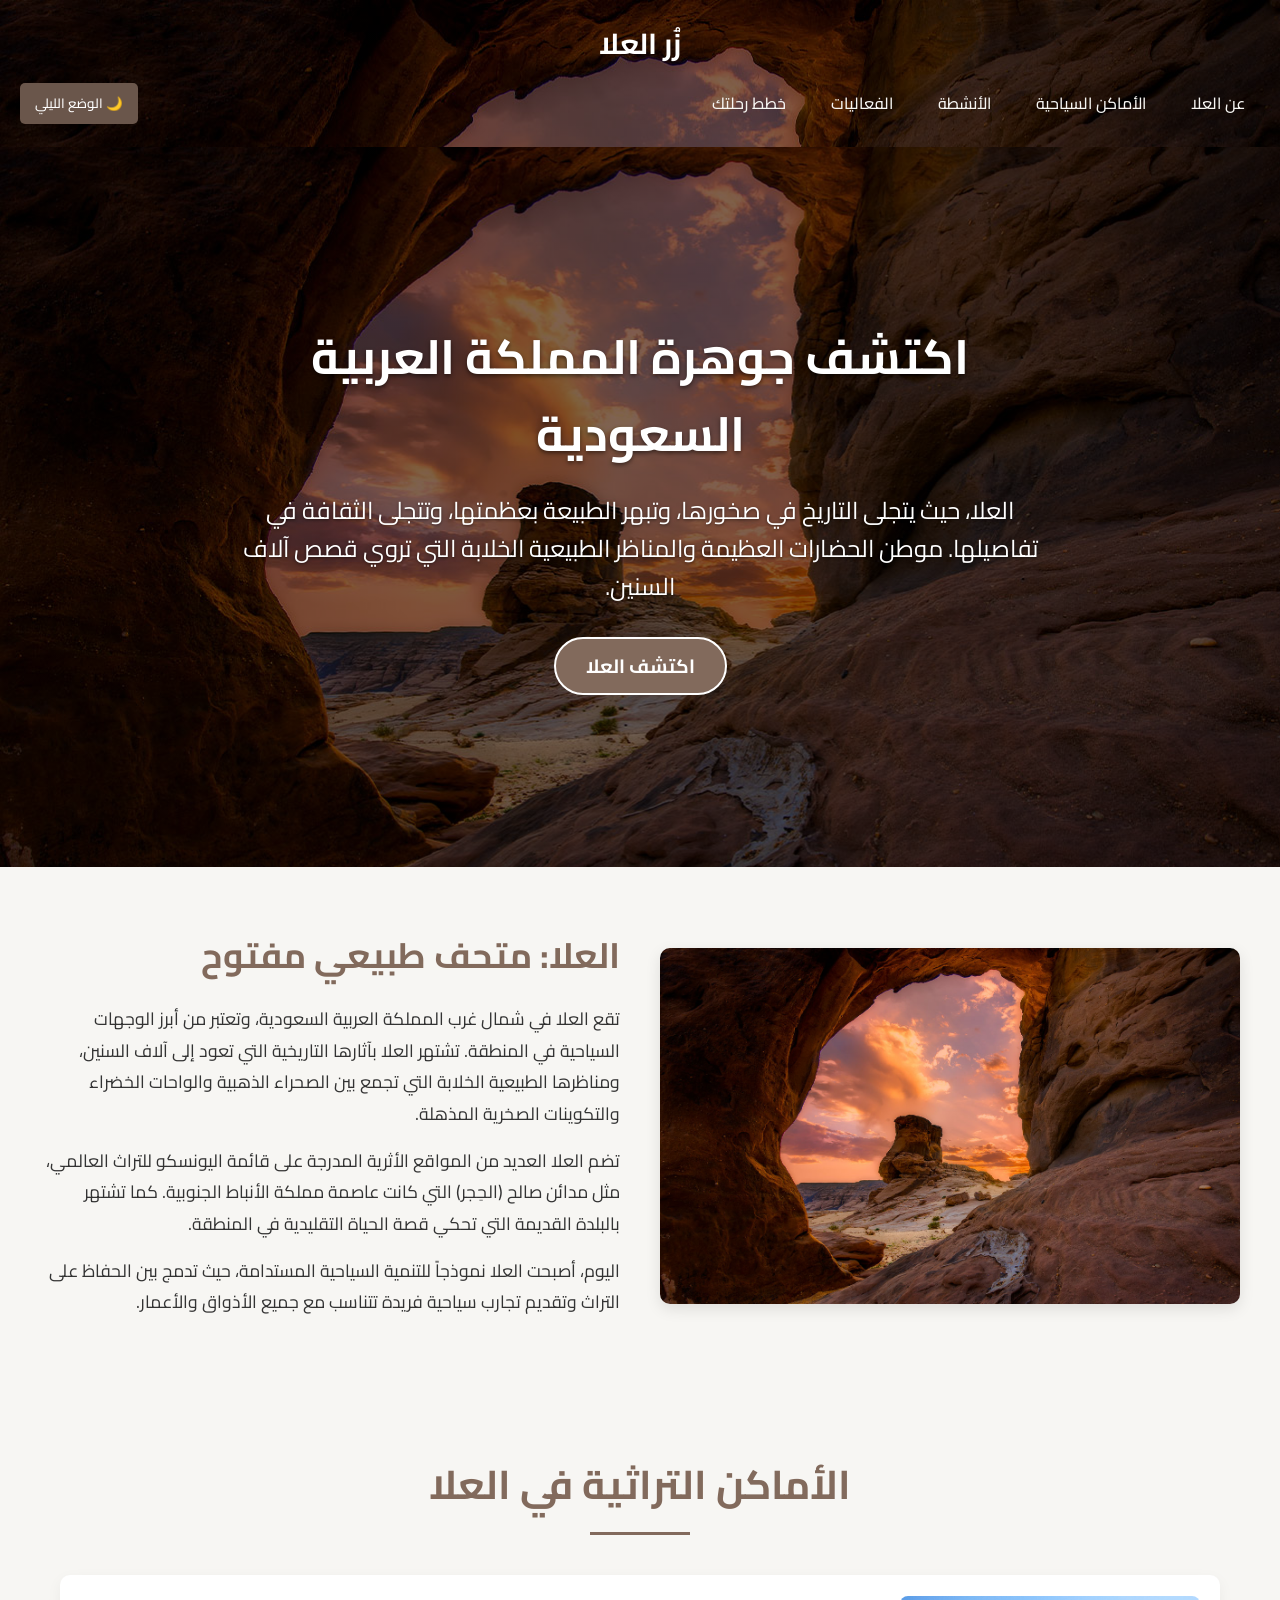
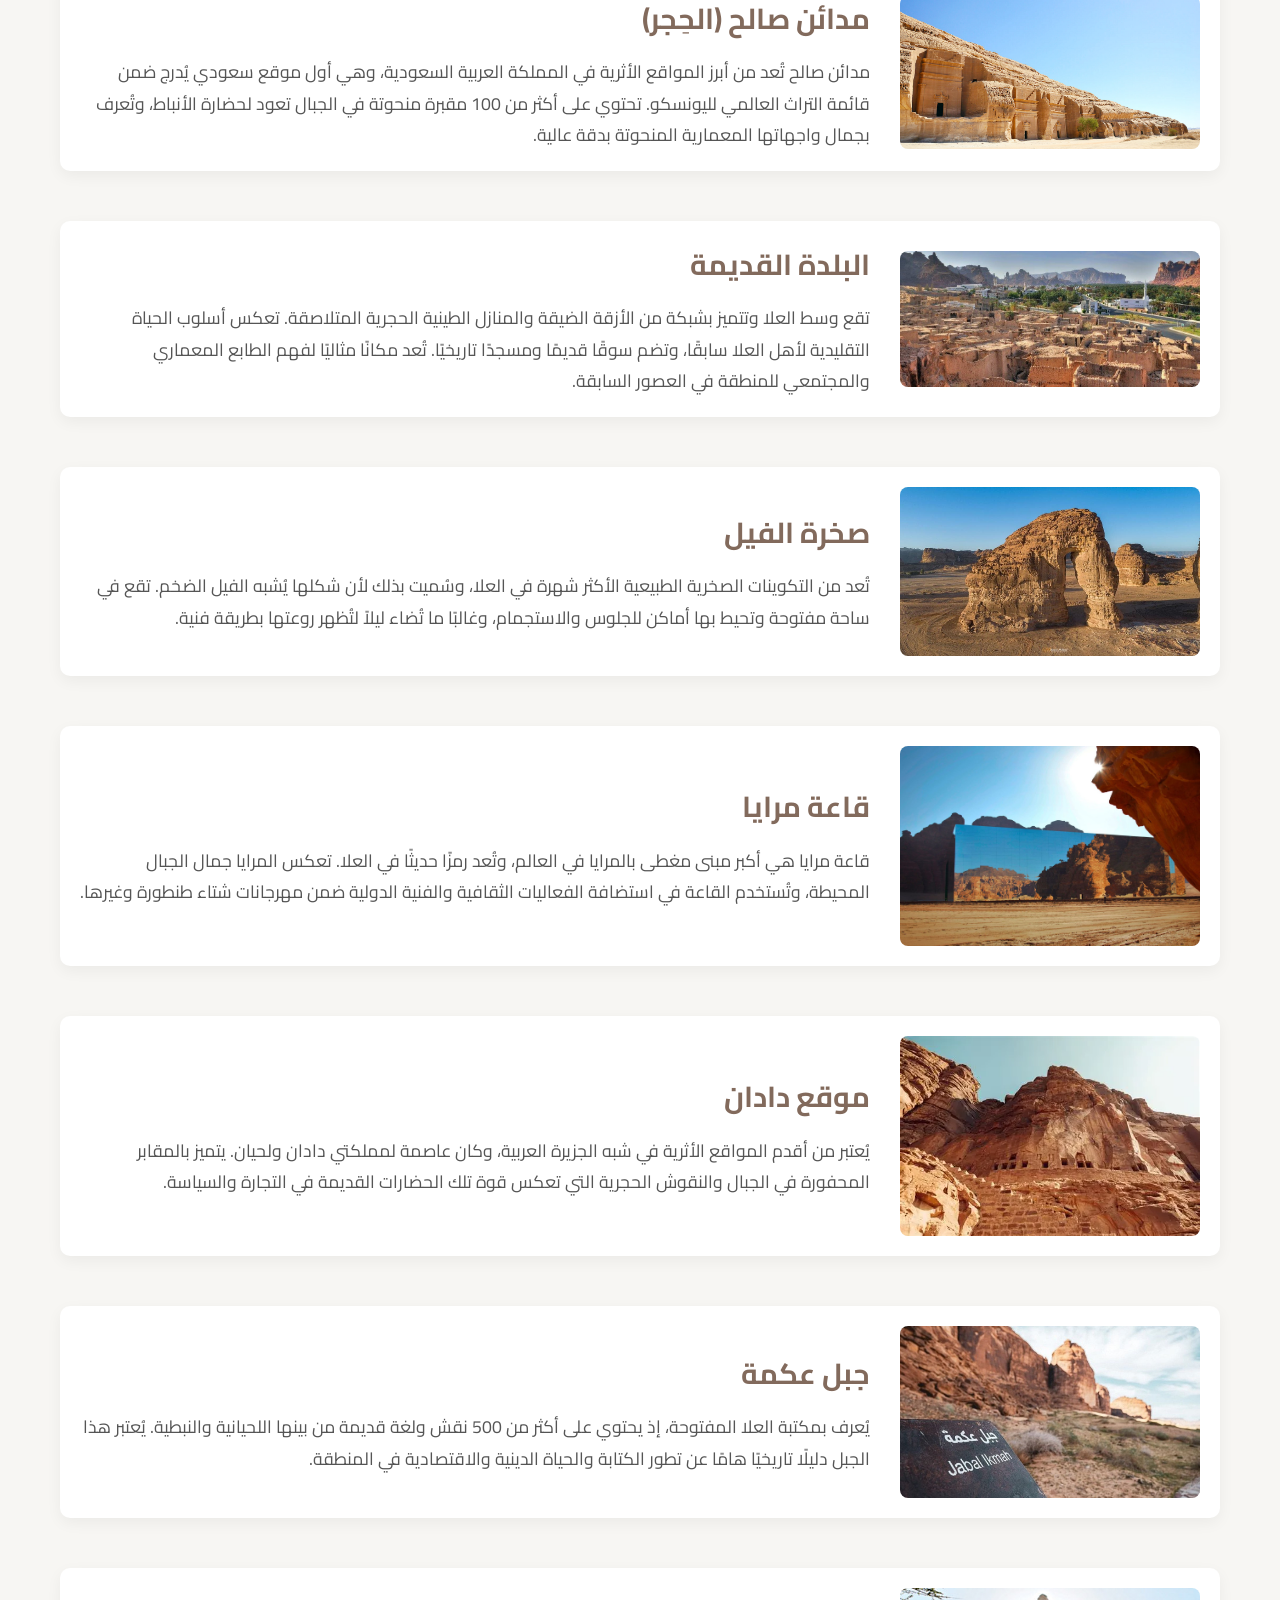
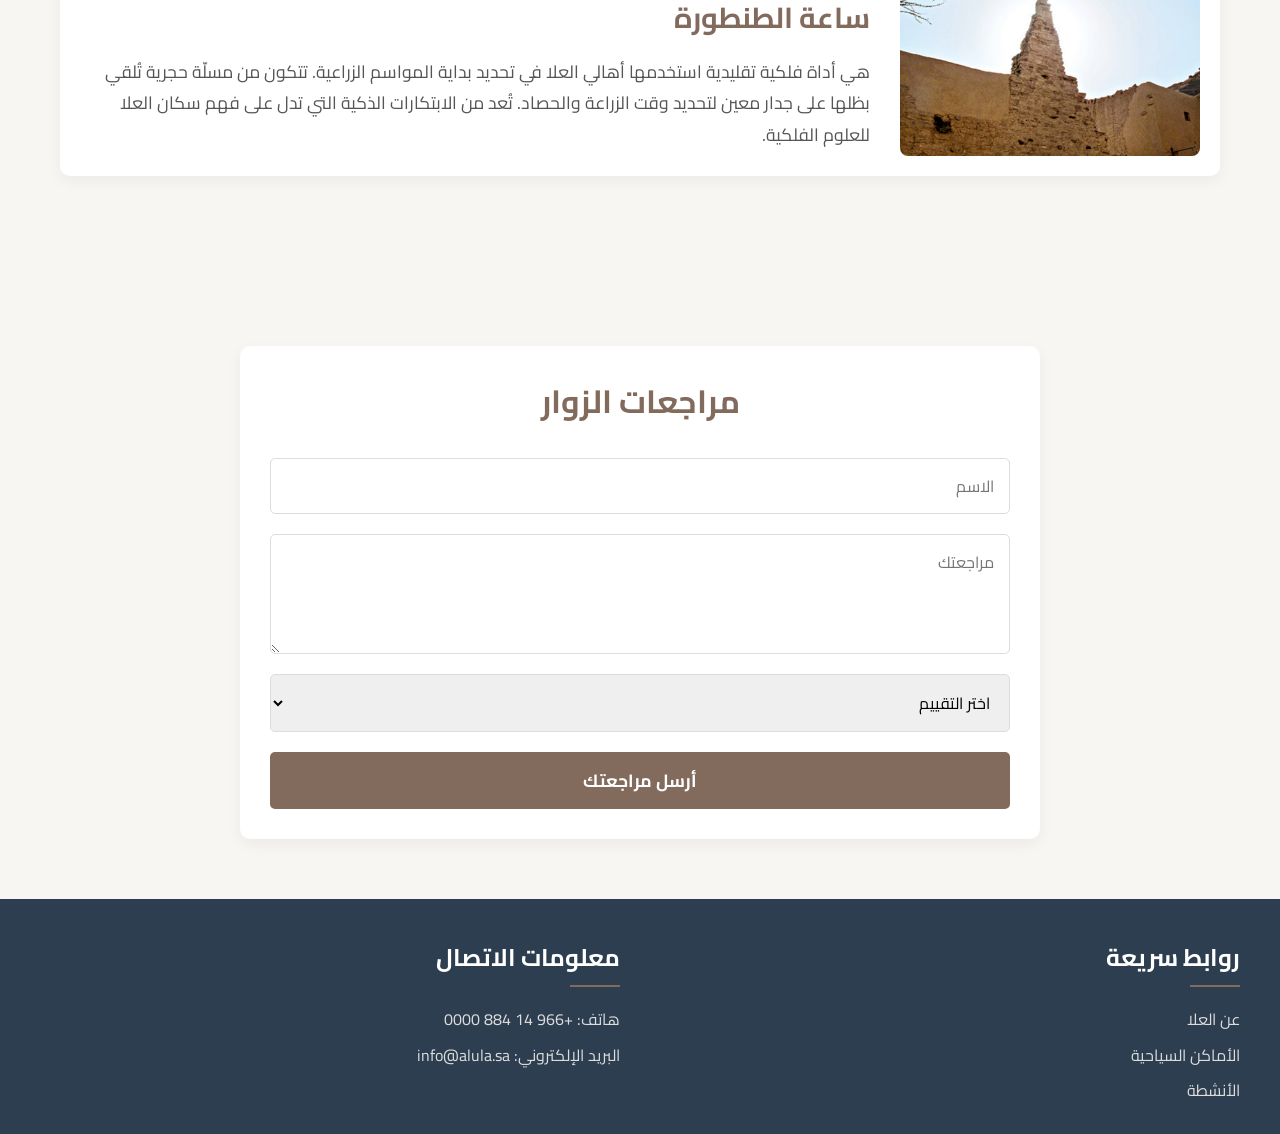
<file: index.html>
<!DOCTYPE html>
<html lang="ar" dir="rtl">
<head>
    <meta charset="UTF-8">
    <meta name="viewport" content="width=device-width, initial-scale=1.0">
    <title>زُر العلا</title>
    <link rel="stylesheet" href="style.css">
    <script src="script.js" defer></script>
</head>
<body>
    <header>
        <h1>زُر العلا</h1>
        <nav>
            <ul>
                <li><a href="about.html">عن العلا</a></li>
                <li><a href="places.html">الأماكن السياحية</a></li>
                <li><a href="activities.html">الأنشطة</a></li>
                <li><a href="events.html">الفعاليات</a></li>
                <li><a href="plan.html">خطط رحلتك</a></li>
            </ul>
        </nav>
        <button id="toggleDarkMode">🌙 الوضع الليلي</button>
    </header>

    <section class="hero">
        
        <div class="hero-content">
            <h2>اكتشف جوهرة المملكة العربية السعودية</h2>
            <p>العلا، حيث يتجلى التاريخ في صخورها، وتبهر الطبيعة بعظمتها، وتتجلى الثقافة في تفاصيلها. موطن الحضارات العظيمة والمناظر الطبيعية الخلابة التي تروي قصص آلاف السنين.</p>
            <a href="places.html" class="cta-button">اكتشف العلا</a>
        </div>
    </section>

    <section class="intro">
        <div class="container">
            <div class="intro-image">
                <img src="assets/images/alula.jpg" style="height: auto; width: -webkit-fill-available" alt="منظر بانورامي للعلا">
            </div>
            <div class="intro-text">
                <h2>العلا: متحف طبيعي مفتوح</h2>
                <p>تقع العلا في شمال غرب المملكة العربية السعودية، وتعتبر من أبرز الوجهات السياحية في المنطقة. تشتهر العلا بآثارها التاريخية التي تعود إلى آلاف السنين، ومناظرها الطبيعية الخلابة التي تجمع بين الصحراء الذهبية والواحات الخضراء والتكوينات الصخرية المذهلة.</p>
                <p>تضم العلا العديد من المواقع الأثرية المدرجة على قائمة اليونسكو للتراث العالمي، مثل مدائن صالح (الحِجر) التي كانت عاصمة مملكة الأنباط الجنوبية. كما تشتهر بالبلدة القديمة التي تحكي قصة الحياة التقليدية في المنطقة.</p>
                <p>اليوم، أصبحت العلا نموذجاً للتنمية السياحية المستدامة، حيث تدمج بين الحفاظ على التراث وتقديم تجارب سياحية فريدة تتناسب مع جميع الأذواق والأعمار.</p>
            </div>
        </div>
    </section>

    <section class="heritage">
        <h2>الأماكن التراثية في العلا</h2>

        <div class="place" id="place1">
            <img src="assets/images/hegra.jpg" alt="مدائن صالح">
            <div class="desc">
                <h3>مدائن صالح (الحِجر)</h3>
                <p>مدائن صالح تُعد من أبرز المواقع الأثرية في المملكة العربية السعودية، وهي أول موقع سعودي يُدرج ضمن قائمة التراث العالمي لليونسكو. تحتوي على أكثر من 100 مقبرة منحوتة في الجبال تعود لحضارة الأنباط، وتُعرف بجمال واجهاتها المعمارية المنحوتة بدقة عالية.</p>
            </div>
        </div>

        <div class="place" id="place2">
            <img src="assets/images/old-town.jpg" alt="البلدة القديمة">
            <div class="desc">
                <h3>البلدة القديمة</h3>
                <p>تقع وسط العلا وتتميز بشبكة من الأزقة الضيقة والمنازل الطينية الحجرية المتلاصقة. تعكس أسلوب الحياة التقليدية لأهل العلا سابقًا، وتضم سوقًا قديمًا ومسجدًا تاريخيًا. تُعد مكانًا مثاليًا لفهم الطابع المعماري والمجتمعي للمنطقة في العصور السابقة.</p>
            </div>
        </div>

        <div class="place" id="place3">
            <img src="assets/images/elephant-rock.jpg" alt="صخرة الفيل">
            <div class="desc">
                <h3>صخرة الفيل</h3>
                <p>تُعد من التكوينات الصخرية الطبيعية الأكثر شهرة في العلا، وسُميت بذلك لأن شكلها يُشبه الفيل الضخم. تقع في ساحة مفتوحة وتحيط بها أماكن للجلوس والاستجمام، وغالبًا ما تُضاء ليلاً لتُظهر روعتها بطريقة فنية.</p>
            </div>
        </div>

        <div class="place" id="place4">
            <img src="assets/images/maraya.jpg" alt="قاعة مرايا">
            <div class="desc">
                <h3>قاعة مرايا</h3>
                <p>قاعة مرايا هي أكبر مبنى مغطى بالمرايا في العالم، وتُعد رمزًا حديثًا في العلا. تعكس المرايا جمال الجبال المحيطة، وتُستخدم القاعة في استضافة الفعاليات الثقافية والفنية الدولية ضمن مهرجانات شتاء طنطورة وغيرها.</p>
            </div>
        </div>

        <div class="place" id="place5">
            <img src="assets/images/dadan.webp" alt="مملكة دادان">
            <div class="desc">
                <h3>موقع دادان</h3>
                <p>يُعتبر من أقدم المواقع الأثرية في شبه الجزيرة العربية، وكان عاصمة لمملكتي دادان ولحيان. يتميز بالمقابر المحفورة في الجبال والنقوش الحجرية التي تعكس قوة تلك الحضارات القديمة في التجارة والسياسة.</p>
            </div>
        </div>

        <div class="place" id="place6">
            <img src="assets/images/ikhmah.jpg" alt="جبل عكمة">
            <div class="desc">
                <h3>جبل عكمة</h3>
                <p>يُعرف بمكتبة العلا المفتوحة، إذ يحتوي على أكثر من 500 نقش ولغة قديمة من بينها اللحيانية والنبطية. يُعتبر هذا الجبل دليلًا تاريخيًا هامًا عن تطور الكتابة والحياة الدينية والاقتصادية في المنطقة.</p>
            </div>
        </div>

        <div class="place" id="place7">
            <img src="assets/images/tantora.jpg" alt="ساعة الطنطورة">
            <div class="desc">
                <h3>ساعة الطنطورة</h3>
                <p>هي أداة فلكية تقليدية استخدمها أهالي العلا في تحديد بداية المواسم الزراعية. تتكون من مسلّة حجرية تُلقي بظلها على جدار معين لتحديد وقت الزراعة والحصاد. تُعد من الابتكارات الذكية التي تدل على فهم سكان العلا للعلوم الفلكية.</p>
            </div>
        </div>
    </section>

    <section class="reviews">
        <h2>مراجعات الزوار</h2>
        <div id="reviewsList"></div>
        
        <form id="reviewForm">
            <input type="text" id="name" name="name" placeholder="الاسم" required>
            <textarea id="feedback" name="feedback" placeholder="مراجعتك" required></textarea>
            <select id="rating" name="rating" required>
                <option value="">اختر التقييم</option>
                <option value="5">ممتاز - 5 نجوم</option>
                <option value="4">جيد جداً - 4 نجوم</option>
                <option value="3">جيد - 3 نجوم</option>
                <option value="2">مقبول - نجمتان</option>
                <option value="1">ضعيف - نجمة واحدة</option>
            </select>
            <button type="submit">أرسل مراجعتك</button>
        </form>

        <script>
        document.addEventListener('DOMContentLoaded', () => {
            fetch('api/get_reviews.php')
                .then(res => res.json())
                .then(data => {
                    const list = document.getElementById('reviewsList');
                    list.innerHTML = '';
                    data.forEach(r => {
                        const div = document.createElement('div');
                        div.className = 'review-item';
                        div.innerHTML = `
                            <div class="review-header">
                                <strong>${r.name}</strong>
                                <span class="stars">${'⭐'.repeat(r.rating)}</span>
                            </div>
                            <div class="review-content">${r.feedback}</div>
                        `;
                        list.appendChild(div);
                    });
                });

            document.getElementById('reviewForm').addEventListener('submit', function(e) {
                e.preventDefault();
                const fd = new FormData(this);
                
                fetch('api/add_review.php', {method:'POST', body: fd})
                    .then(response => response.json())
                    .then(data => {
                        if (data.success) {
                            alert(data.message);
                            location.reload();
                        } else {
                            alert('خطأ: ' + data.error);
                        }
                    })
                    .catch(error => {
                        console.error('Error:', error);
                        alert('حدث خطأ في الإرسال. يرجى المحاولة مرة أخرى.');
                    });
            });
        });
        </script>
    </section>

    <footer>
        <div class="footer-content">
            <div class="footer-section">
                <h3>روابط سريعة</h3>
                <ul>
                    <li><a href="about.html">عن العلا</a></li>
                    <li><a href="places.html">الأماكن السياحية</a></li>
                    <li><a href="activities.html">الأنشطة</a></li>
                </ul>
            </div>
            <div class="footer-section">
                <h3>معلومات الاتصال</h3>
                <p>هاتف: +966 14 884 0000</p>
                <p>البريد الإلكتروني: info@alula.sa</p>
            </div>
            <!-- <div class="footer-section">
                <h3>تابعنا</h3>
                <div class="social-icons">
                    <a href="#"><span>ف</span></a>
                    <a href="#"><span>ت</span></a>
                    <a href="#"><span>ي</span></a>
                </div>
            </div> -->
        </div>
        <!-- <div class="copyright">
            <p>© 2023 زُر العلا. جميع الحقوق محفوظة.</p>
        </div> -->
    </footer>
</body>
</html>
</file>
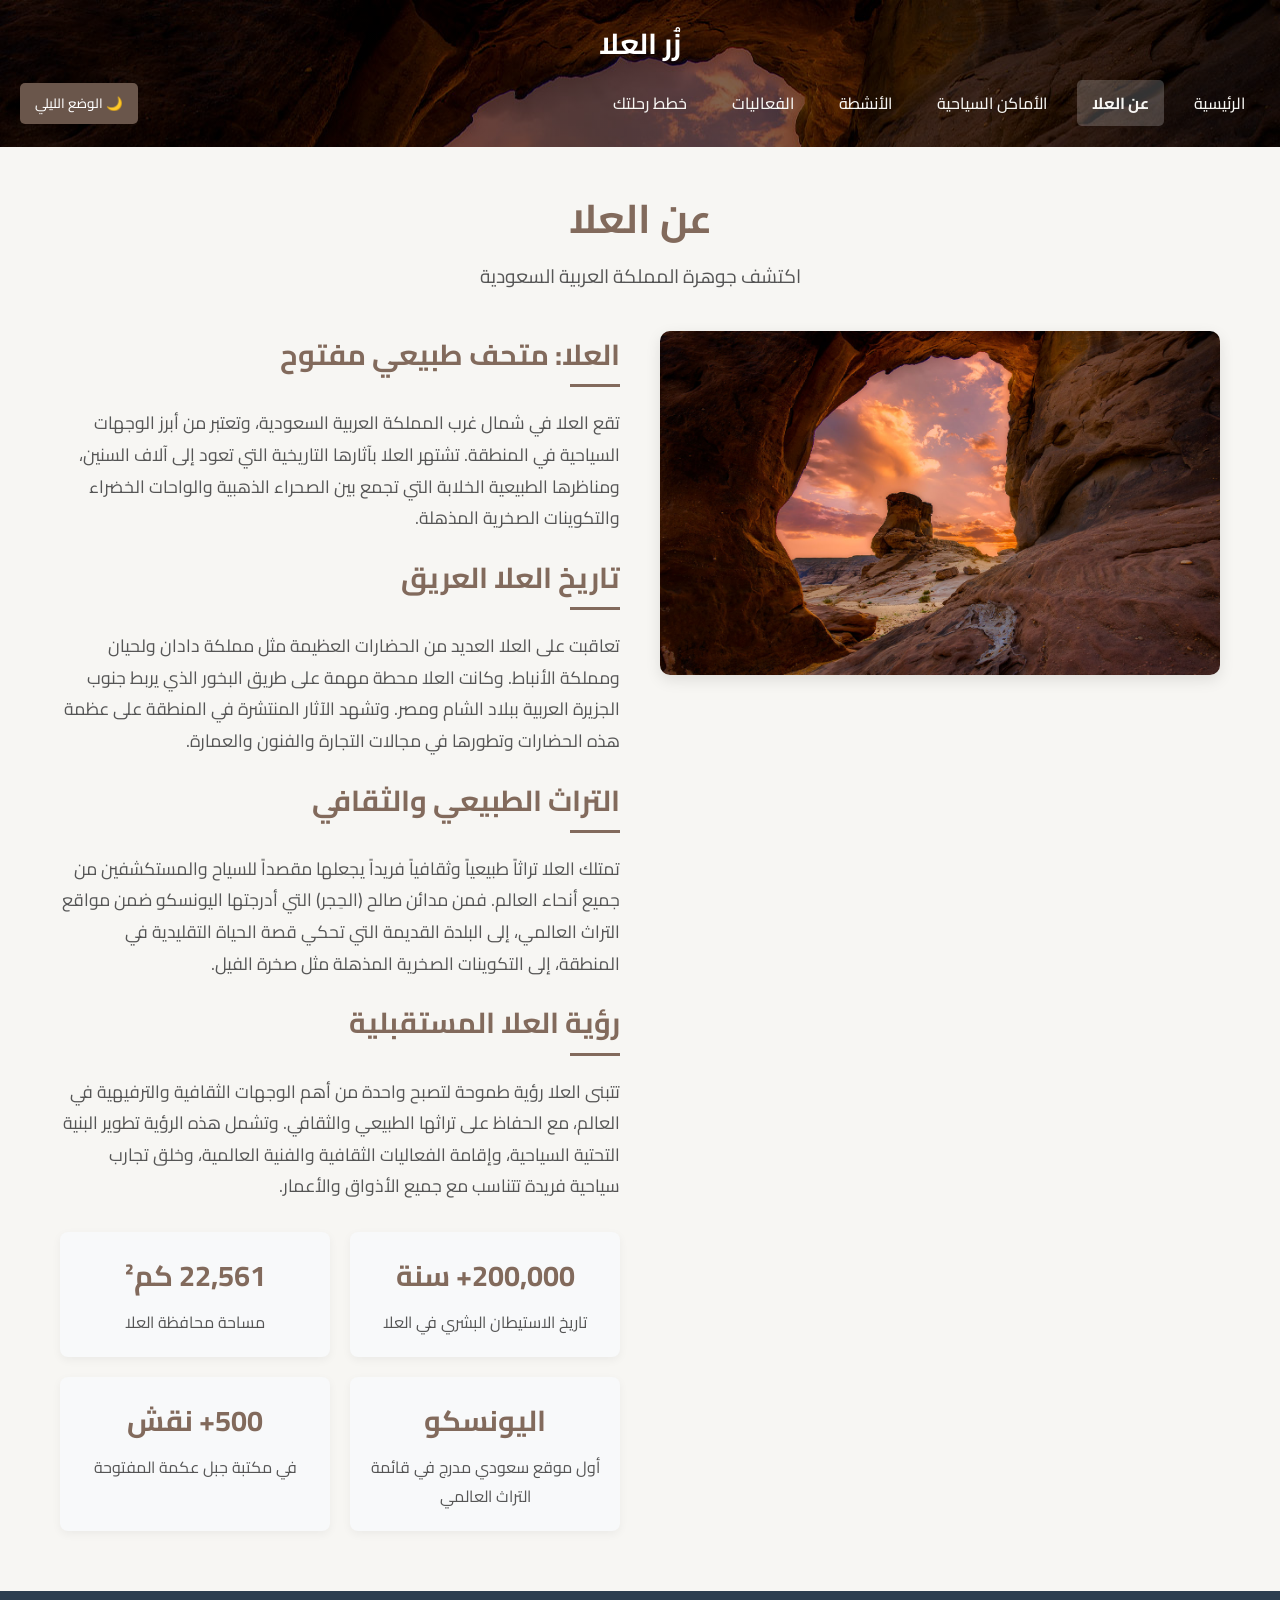
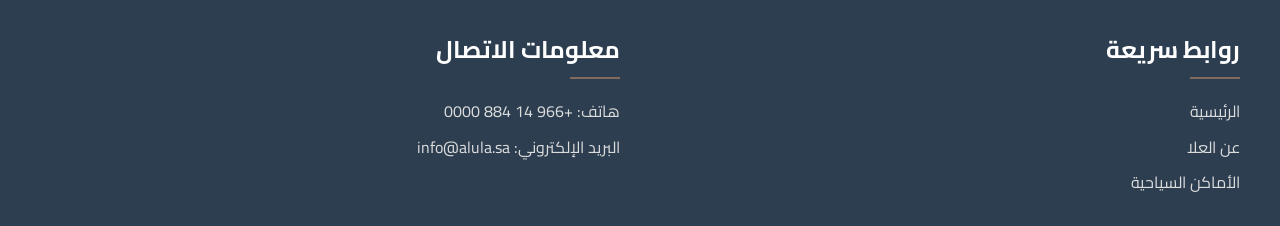
<file: about.html>
<!DOCTYPE html>
<html lang="ar" dir="rtl">
<head>
    <meta charset="UTF-8">
    <meta name="viewport" content="width=device-width, initial-scale=1.0">
    <title>عن العلا</title>
    <link rel="stylesheet" href="style.css">
    <script src="script.js" defer></script>
</head>
<body>
    <header>
        <h1>زُر العلا</h1>
        <nav>
            <ul>
                <li><a href="index.html">الرئيسية</a></li>
                <li><a href="about.html" class="active">عن العلا</a></li>
                <li><a href="places.html">الأماكن السياحية</a></li>
                <li><a href="activities.html">الأنشطة</a></li>
                <li><a href="events.html">الفعاليات</a></li>
                <li><a href="plan.html">خطط رحلتك</a></li>
            </ul>
        </nav>
        <button id="toggleDarkMode">🌙 الوضع الليلي</button>
    </header>

    <section class="about-section">
        <div class="about-header">
            <h2>عن العلا</h2>
            <p>اكتشف جوهرة المملكة العربية السعودية</p>
        </div>
        
        <div class="about-content">
            <div class="about-image">
                <img src="assets/images/alula.jpg" alt="منظر بانورامي للعلا">
            </div>
            
            <div class="about-text">
                <h3>العلا: متحف طبيعي مفتوح</h3>
                <p>تقع العلا في شمال غرب المملكة العربية السعودية، وتعتبر من أبرز الوجهات السياحية في المنطقة. تشتهر العلا بآثارها التاريخية التي تعود إلى آلاف السنين، ومناظرها الطبيعية الخلابة التي تجمع بين الصحراء الذهبية والواحات الخضراء والتكوينات الصخرية المذهلة.</p>
                
                <h3>تاريخ العلا العريق</h3>
                <p>تعاقبت على العلا العديد من الحضارات العظيمة مثل مملكة دادان ولحيان ومملكة الأنباط. وكانت العلا محطة مهمة على طريق البخور الذي يربط جنوب الجزيرة العربية ببلاد الشام ومصر. وتشهد الآثار المنتشرة في المنطقة على عظمة هذه الحضارات وتطورها في مجالات التجارة والفنون والعمارة.</p>
                
                <h3>التراث الطبيعي والثقافي</h3>
                <p>تمتلك العلا تراثاً طبيعياً وثقافياً فريداً يجعلها مقصداً للسياح والمستكشفين من جميع أنحاء العالم. فمن مدائن صالح (الحِجر) التي أدرجتها اليونسكو ضمن مواقع التراث العالمي، إلى البلدة القديمة التي تحكي قصة الحياة التقليدية في المنطقة، إلى التكوينات الصخرية المذهلة مثل صخرة الفيل.</p>
                
                <h3>رؤية العلا المستقبلية</h3>
                <p>تتبنى العلا رؤية طموحة لتصبح واحدة من أهم الوجهات الثقافية والترفيهية في العالم، مع الحفاظ على تراثها الطبيعي والثقافي. وتشمل هذه الرؤية تطوير البنية التحتية السياحية، وإقامة الفعاليات الثقافية والفنية العالمية، وخلق تجارب سياحية فريدة تتناسب مع جميع الأذواق والأعمار.</p>
                
                <div class="facts-grid">
                    <div class="fact-card">
                        <h4>200,000+ سنة</h4>
                        <p>تاريخ الاستيطان البشري في العلا</p>
                    </div>
                    <div class="fact-card">
                        <h4>22,561 كم²</h4>
                        <p>مساحة محافظة العلا</p>
                    </div>
                    <div class="fact-card">
                        <h4>اليونسكو</h4>
                        <p>أول موقع سعودي مدرج في قائمة التراث العالمي</p>
                    </div>
                    <div class="fact-card">
                        <h4>500+ نقش</h4>
                        <p>في مكتبة جبل عكمة المفتوحة</p>
                    </div>
                </div>
            </div>
        </div>
    </section>

    <footer>
        <div class="footer-content">
            <div class="footer-section">
                <h3>روابط سريعة</h3>
                <ul>
                    <li><a href="index.html">الرئيسية</a></li>
                    <li><a href="about.html">عن العلا</a></li>
                    <li><a href="places.html">الأماكن السياحية</a></li>
                </ul>
            </div>
            <div class="footer-section">
                <h3>معلومات الاتصال</h3>
                <p>هاتف: +966 14 884 0000</p>
                <p>البريد الإلكتروني: info@alula.sa</p>
            </div>
            <!-- <div class="footer-section">
                <h3>تابعنا</h3>
                <div class="social-icons">
                    <a href="#"><span>ف</span></a>
                    <a href="#"><span>ت</span></a>
                    <a href="#"><span>ي</span></a>
                </div>
            </div> -->
        </div>
        <!-- <div class="copyright">
            <p>© 2023 نظام الموقع الإلكتروني للعلا. جميع الحقوق محفوظة.</p>
        </div> -->
    </footer>
</body>
</html>
</file>
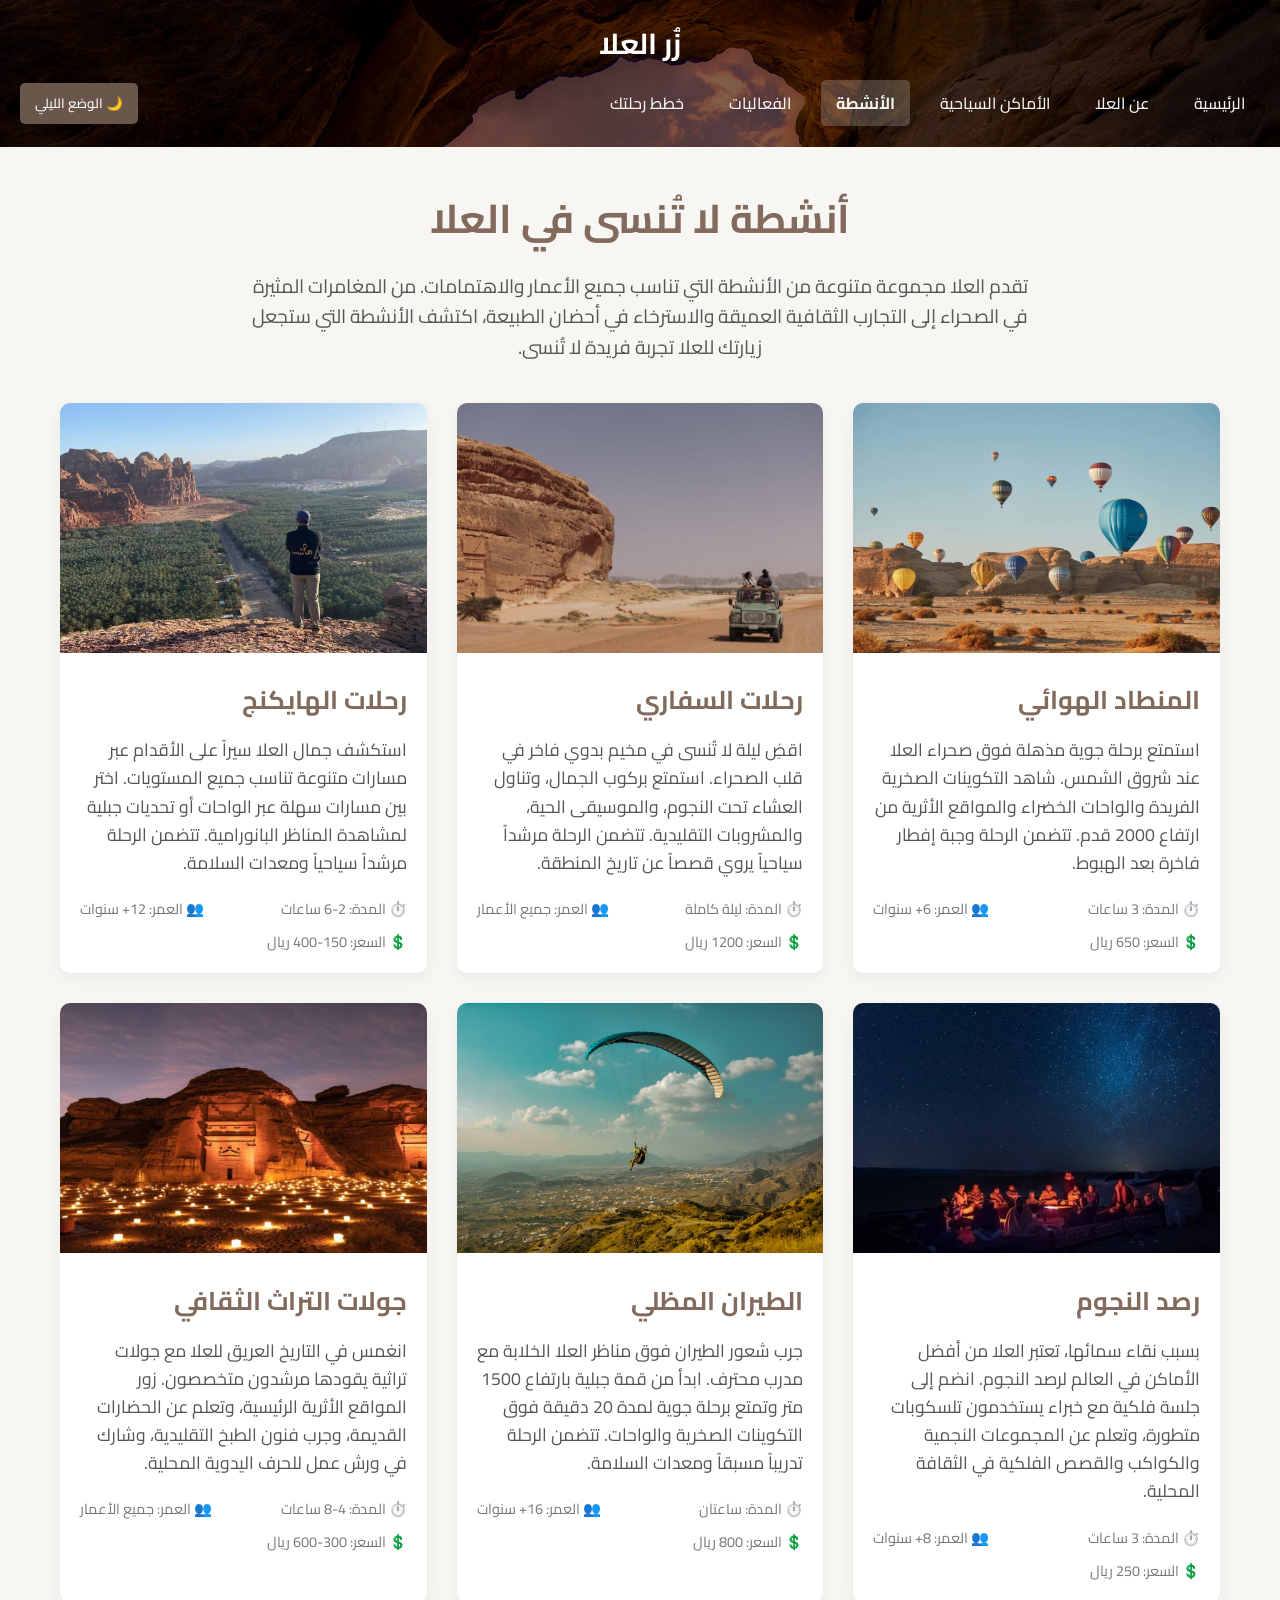
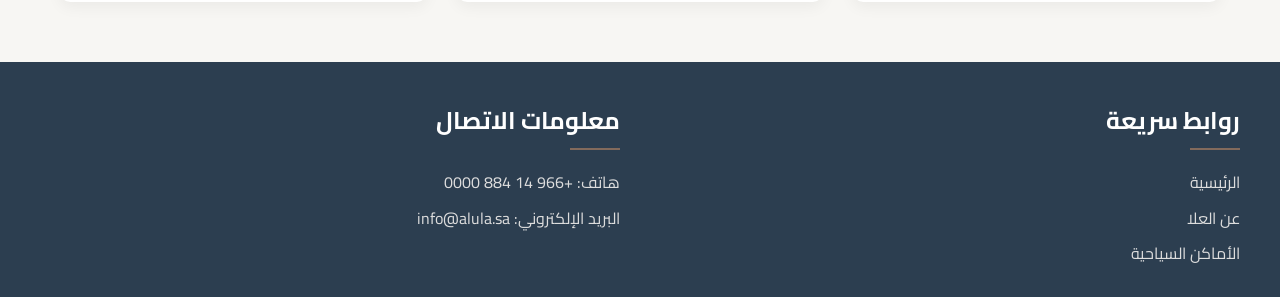
<file: activities.html>
<!DOCTYPE html>
<html lang="ar" dir="rtl">
<head>
    <meta charset="UTF-8">
    <meta name="viewport" content="width=device-width, initial-scale=1.0">
    <title>الأنشطة</title>
    <link rel="stylesheet" href="style.css">
    <script src="script.js" defer></script>
</head>
<body>
    <header>
        <h1>زُر العلا</h1>
        <nav>
            <ul>
                <li><a href="index.html">الرئيسية</a></li>
                <li><a href="about.html">عن العلا</a></li>
                <li><a href="places.html">الأماكن السياحية</a></li>
                <li><a href="activities.html" class="active">الأنشطة</a></li>
                <li><a href="events.html">الفعاليات</a></li>
                <li><a href="plan.html">خطط رحلتك</a></li>
            </ul>
        </nav>
        <button id="toggleDarkMode">🌙 الوضع الليلي</button>
    </header>

    <section class="activities-intro">
        <h2>أنشطة لا تُنسى في العلا</h2>
        <p>تقدم العلا مجموعة متنوعة من الأنشطة التي تناسب جميع الأعمار والاهتمامات. من المغامرات المثيرة في الصحراء إلى التجارب الثقافية العميقة والاسترخاء في أحضان الطبيعة، اكتشف الأنشطة التي ستجعل زيارتك للعلا تجربة فريدة لا تُنسى.</p>
    </section>

    <section class="activities-grid">
        <div class="activity-card">
            <img src="assets/images/Airship.jpg" alt="المنطاد الهوائي">
            <div class="activity-info">
                <h3>المنطاد الهوائي</h3>
                <p>استمتع برحلة جوية مذهلة فوق صحراء العلا عند شروق الشمس. شاهد التكوينات الصخرية الفريدة والواحات الخضراء والمواقع الأثرية من ارتفاع 2000 قدم. تتضمن الرحلة وجبة إفطار فاخرة بعد الهبوط.</p>
                <div class="activity-details">
                    <span>⏱️ المدة: 3 ساعات</span>
                    <span>👥 العمر: 6+ سنوات</span>
                    <span>💲 السعر: 650 ريال</span>
                </div>
            </div>
        </div>

        <div class="activity-card">
            <img src="assets/images/safari.jpg" alt="رحلات السفاري">
            <div class="activity-info">
                <h3>رحلات السفاري</h3>
                <p>اقضِ ليلة لا تُنسى في مخيم بدوي فاخر في قلب الصحراء. استمتع بركوب الجمال، وتناول العشاء تحت النجوم، والموسيقى الحية، والمشروبات التقليدية. تتضمن الرحلة مرشداً سياحياً يروي قصصاً عن تاريخ المنطقة.</p>
                <div class="activity-details">
                    <span>⏱️ المدة: ليلة كاملة</span>
                    <span>👥 العمر: جميع الأعمار</span>
                    <span>💲 السعر: 1200 ريال</span>
                </div>
            </div>
        </div>

        <div class="activity-card">
            <img src="assets/images/Hiking.jpeg" alt="الهايكنج">
            <div class="activity-info">
                <h3>رحلات الهايكنج</h3>
                <p>استكشف جمال العلا سيراً على الأقدام عبر مسارات متنوعة تناسب جميع المستويات. اختر بين مسارات سهلة عبر الواحات أو تحديات جبلية لمشاهدة المناظر البانورامية. تتضمن الرحلة مرشداً سياحياً ومعدات السلامة.</p>
                <div class="activity-details">
                    <span>⏱️ المدة: 2-6 ساعات</span>
                    <span>👥 العمر: 12+ سنوات</span>
                    <span>💲 السعر: 150-400 ريال</span>
                </div>
            </div>
        </div>

        <div class="activity-card">
            <img src="assets/images/stars.jpg" alt="رصد النجوم">
            <div class="activity-info">
                <h3>رصد النجوم</h3>
                <p>بسبب نقاء سمائها، تعتبر العلا من أفضل الأماكن في العالم لرصد النجوم. انضم إلى جلسة فلكية مع خبراء يستخدمون تلسكوبات متطورة، وتعلم عن المجموعات النجمية والكواكب والقصص الفلكية في الثقافة المحلية.</p>
                <div class="activity-details">
                    <span>⏱️ المدة: 3 ساعات</span>
                    <span>👥 العمر: 8+ سنوات</span>
                    <span>💲 السعر: 250 ريال</span>
                </div>
            </div>
        </div>

        <div class="activity-card">
            <img src="assets/images/Paragliding.jpg" alt="الطيران المظلي">
            <div class="activity-info">
                <h3>الطيران المظلي</h3>
                <p>جرب شعور الطيران فوق مناظر العلا الخلابة مع مدرب محترف. ابدأ من قمة جبلية بارتفاع 1500 متر وتمتع برحلة جوية لمدة 20 دقيقة فوق التكوينات الصخرية والواحات. تتضمن الرحلة تدريباً مسبقاً ومعدات السلامة.</p>
                <div class="activity-details">
                    <span>⏱️ المدة: ساعتان</span>
                    <span>👥 العمر: 16+ سنوات</span>
                    <span>💲 السعر: 800 ريال</span>
                </div>
            </div>
        </div>

        <div class="activity-card">
            <img src="assets/images/Heritage.jpeg" alt="جولات التراث">
            <div class="activity-info">
                <h3>جولات التراث الثقافي</h3>
                <p>انغمس في التاريخ العريق للعلا مع جولات تراثية يقودها مرشدون متخصصون. زور المواقع الأثرية الرئيسية، وتعلم عن الحضارات القديمة، وجرب فنون الطبخ التقليدية، وشارك في ورش عمل للحرف اليدوية المحلية.</p>
                <div class="activity-details">
                    <span>⏱️ المدة: 4-8 ساعات</span>
                    <span>👥 العمر: جميع الأعمار</span>
                    <span>💲 السعر: 300-600 ريال</span>
                </div>
            </div>
        </div>
    </section>

    <footer>
        <div class="footer-content">
            <div class="footer-section">
                <h3>روابط سريعة</h3>
                <ul>
                    <li><a href="index.html">الرئيسية</a></li>
                    <li><a href="about.html">عن العلا</a></li>
                    <li><a href="places.html">الأماكن السياحية</a></li>
                </ul>
            </div>
            <div class="footer-section">
                <h3>معلومات الاتصال</h3>
                <p>هاتف: +966 14 884 0000</p>
                <p>البريد الإلكتروني: info@alula.sa</p>
            </div>
            <!-- <div class="footer-section">
                <h3>تابعنا</h3>
                <div class="social-icons">
                    <a href="#"><span>ف</span></a>
                    <a href="#"><span>ت</span></a>
                    <a href="#"><span>ي</span></a>
                </div>
            </div> -->
        </div>
        <!-- <div class="copyright">
            <p>© 2023 نظام الموقع الإلكتروني للعلا. جميع الحقوق محفوظة.</p>
        </div> -->
    </footer>
</body>
</html>
</file>
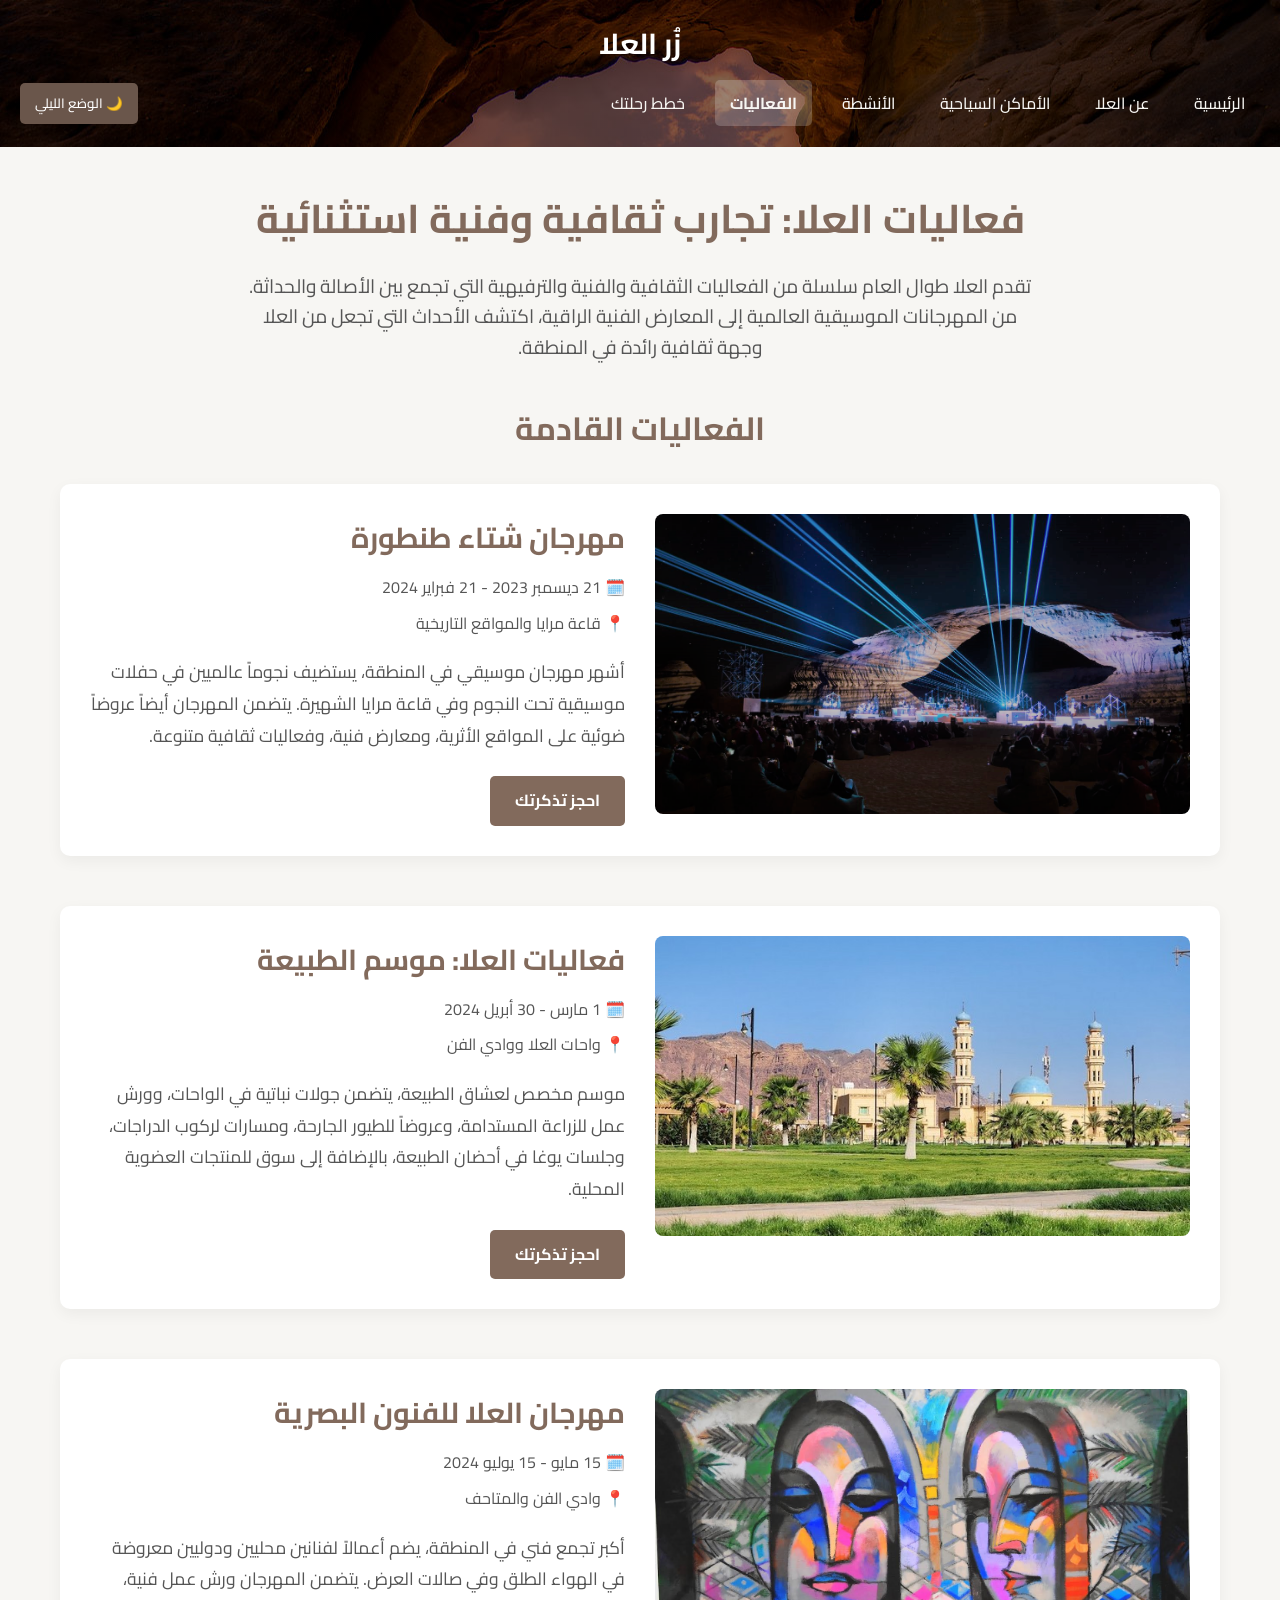
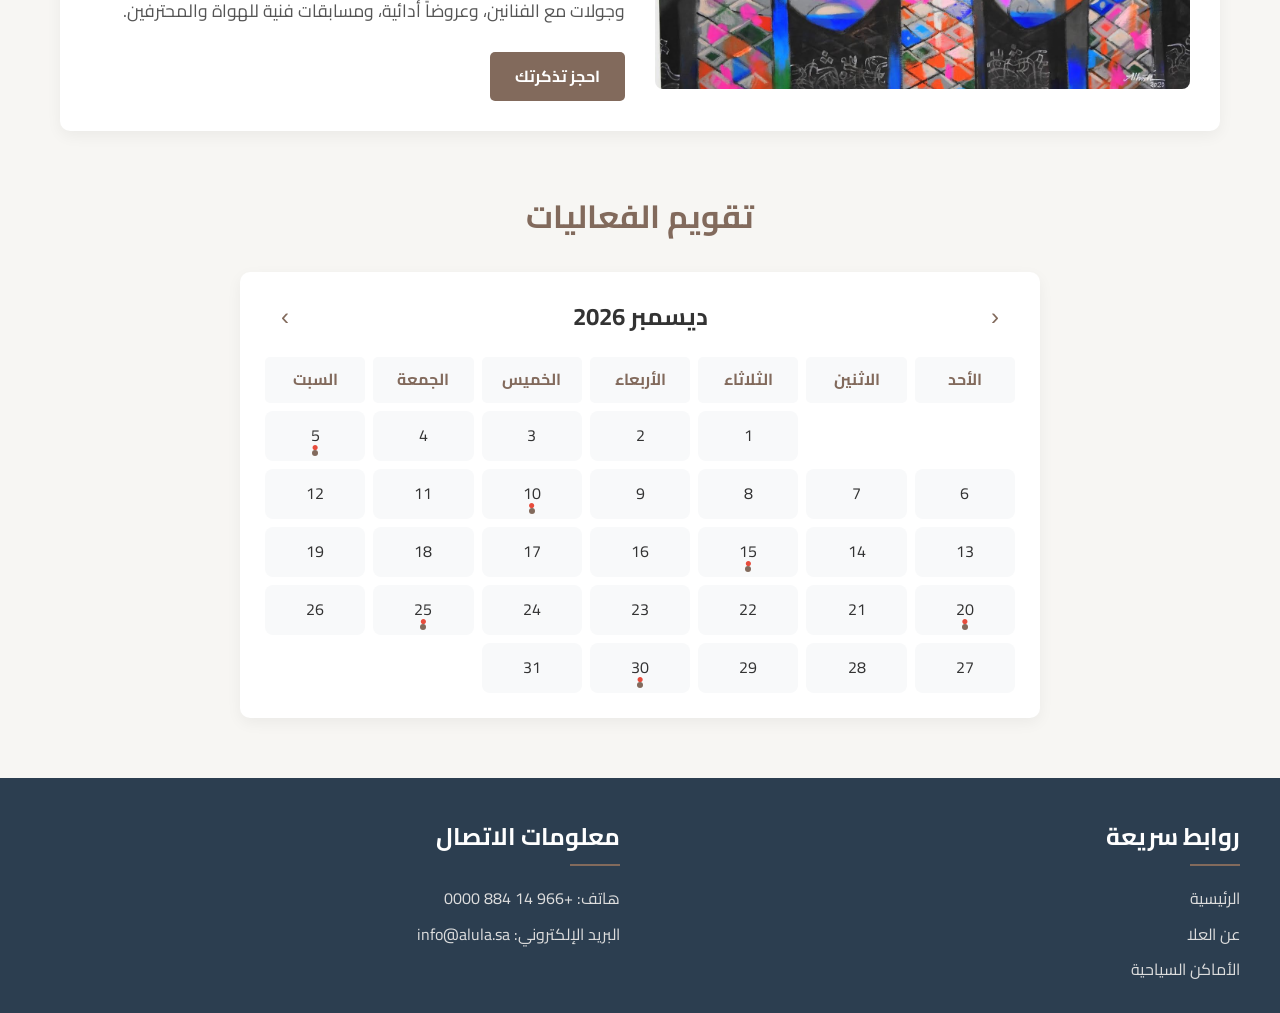
<file: events.html>
<!DOCTYPE html>
<html lang="ar" dir="rtl">
<head>
    <meta charset="UTF-8">
    <meta name="viewport" content="width=device-width, initial-scale=1.0">
    <title>الفعاليات</title>
    <link rel="stylesheet" href="style.css">
    <script src="script.js" defer></script>
</head>

<script>
function openEventModal(title, date, location, desc) {
    // إنشاء المودال
    const modal = document.createElement('div');
    modal.className = 'event-modal';
    modal.style.cssText = `
        position:fixed; inset:0; background:rgba(0,0,0,.7);
        display:flex; align-items:center; justify-content:center; z-index:9999;
    `;

    modal.innerHTML = `
        <div style="background:#fff; margin:auto; padding:25px; width:90%; max-width:400px; border-radius:10px; direction:rtl; position:relative">
            <span style="position:absolute; left:10px; top:5px; font-size:24px; cursor:pointer" onclick="this.closest('.event-modal').remove()">&times;</span>

            <h3>${title}</h3>
            <p><strong>التاريخ:</strong> ${date}</p>
            <p><strong>الموقع:</strong> ${location}</p>
            <p>${desc}</p>

            <form id="eventForm" style="display:flex; flex-direction:column; gap:10px; margin-top:15px">
                <input type="text" name="user_name" placeholder="الاسم الكامل" required />
                <input type="email" name="email" placeholder="البريد الإلكتروني" required />
                <input type="tel" name="phone" placeholder="رقم الجوال" required />
                <input type="number" name="tickets" min="1" placeholder="عدد التذاكر" required />
                <button type="submit" style="padding:8px 0; background:#4caf50; color:#fff; border:none; border-radius:4px">احجز الآن</button>
                <button type="button" style="padding:8px 0; background:#ccc; border:none; border-radius:4px" onclick="this.closest('.event-modal').remove()">إلغاء</button>
            </form>
        </div>
    `;

    document.body.appendChild(modal);

    // معالج الإرسال
    modal.querySelector('#eventForm').addEventListener('submit', e => {
        e.preventDefault();
        const fd = new FormData(e.target);
        fd.append('event_title', title);

        fetch('api/book_event.php', {method:'POST', body: fd})
            .then(r => r.json())
            .then(d => {
                if (d.success) {
                    const notify = document.createElement('div');
                    notify.innerHTML = `<div style="position:fixed; top:20px; left:50%; transform:translateX(-50%); background:#4caf50; color:#fff; padding:12px 20px; border-radius:6px; z-index:99999">${d.message}</div>`;
                    document.body.appendChild(notify);
                    setTimeout(() => notify.remove(), 3000);
                    modal.remove();
                } else {
                    alert('⚠️ ' + d.error);
                }
            })
            .catch(() => alert('⚠️ خطأ في الشبكة'));
    });
}
</script>
<body>
    <header>
        <h1>زُر العلا</h1>
        <nav>
            <ul>
                <li><a href="index.html">الرئيسية</a></li>
                <li><a href="about.html">عن العلا</a></li>
                <li><a href="places.html">الأماكن السياحية</a></li>
                <li><a href="activities.html">الأنشطة</a></li>
                <li><a href="events.html" class="active">الفعاليات</a></li>
                <li><a href="plan.html">خطط رحلتك</a></li>
            </ul>
        </nav>
        <button id="toggleDarkMode">🌙 الوضع الليلي</button>
    </header>

    <section class="events-intro">
        <h2>فعاليات العلا: تجارب ثقافية وفنية استثنائية</h2>
        <p>تقدم العلا طوال العام سلسلة من الفعاليات الثقافية والفنية والترفيهية التي تجمع بين الأصالة والحداثة. من المهرجانات الموسيقية العالمية إلى المعارض الفنية الراقية، اكتشف الأحداث التي تجعل من العلا وجهة ثقافية رائدة في المنطقة.</p>
    </section>

    <section class="featured-events">
        <h3>الفعاليات القادمة</h3>
        
        <div class="event-card">
            <div class="event-image">
                <img src="assets/images/Winter_Tantora.png" alt="شتاء طنطورة">
            </div>
            <div class="event-info">
                <h4>مهرجان شتاء طنطورة</h4>
                <div class="event-details">
                    <span>🗓️ 21 ديسمبر 2023 - 21 فبراير 2024</span>
                    <span>📍 قاعة مرايا والمواقع التاريخية</span>
                </div>
                <p>أشهر مهرجان موسيقي في المنطقة، يستضيف نجوماً عالميين في حفلات موسيقية تحت النجوم وفي قاعة مرايا الشهيرة. يتضمن المهرجان أيضاً عروضاً ضوئية على المواقع الأثرية، ومعارض فنية، وفعاليات ثقافية متنوعة.</p>

<a href="javascript:void(0)"
   class="event-btn"
   onclick="openEventModal(
      'مهرجان شتاء طنطورة',
      '21 ديسمبر 2023 - 21 فبراير 2024',
      'قاعة مرايا والمواقع التاريخية',
      'أشهر مهرجان موسيقي في المنطقة، يستضيف نجوماً عالميين...'
   )">
   احجز تذكرتك
</a>
            </div>
        </div>

        <div class="event-card">
            <div class="event-image">
                <img src="assets/images/Nature_Season.jpg" alt="فعاليات العلا">
            </div>
            <div class="event-info">
                <h4>فعاليات العلا: موسم الطبيعة</h4>
                <div class="event-details">
                    <span>🗓️ 1 مارس - 30 أبريل 2024</span>
                    <span>📍 واحات العلا ووادي الفن</span>
                </div>
                <p>موسم مخصص لعشاق الطبيعة، يتضمن جولات نباتية في الواحات، وورش عمل للزراعة المستدامة، وعروضاً للطيور الجارحة، ومسارات لركوب الدراجات، وجلسات يوغا في أحضان الطبيعة، بالإضافة إلى سوق للمنتجات العضوية المحلية.</p>
<a href="javascript:void(0)"
   class="event-btn"
   onclick="openEventModal(
      'فعاليات العلا: موسم الطبيعة',
      '1 مارس - 30 أبريل 2024',
      'واحات العلا ووادي الفن',
      'موسم مخصص لعشاق الطبيعة، يتضمن جولات نباتية...'
   )">
   احجز تذكرتك
</a>
            </div>
        </div>

        <div class="event-card">
            <div class="event-image">
                <img src="assets/images/arts.jpeg" alt="مهرجان الفنون">
            </div>
            <div class="event-info">
                <h4>مهرجان العلا للفنون البصرية</h4>
                <div class="event-details">
                    <span>🗓️ 15 مايو - 15 يوليو 2024</span>
                    <span>📍 وادي الفن والمتاحف</span>
                </div>
                <p>أكبر تجمع فني في المنطقة، يضم أعمالاً لفنانين محليين ودوليين معروضة في الهواء الطلق وفي صالات العرض. يتضمن المهرجان ورش عمل فنية، وجولات مع الفنانين، وعروضاً أدائية، ومسابقات فنية للهواة والمحترفين.</p>
<a href="javascript:void(0)"
   class="event-btn"
   onclick="openEventModal(
      'مهرجان العلا للفنون البصرية',
      '15 مايو - 15 يوليو 2024',
      'وادي الفن والمتاحف',
      'أكبر تجمع فني في المنطقة، يضم أعمالاً لفنانين...'
   )">
   احجز تذكرتك
</a>
            </div>
        </div>
    </section>

    <section class="events-calendar">
        <h3>تقويم الفعاليات</h3>
        <div class="calendar">
            <div class="calendar-header">
                <button id="prevMonth">‹</button>
                <h4 id="currentMonth">ديسمبر 2023</h4>
                <button id="nextMonth">›</button>
            </div>
            <div class="calendar-grid">
                <div class="day-name">الأحد</div>
                <div class="day-name">الاثنين</div>
                <div class="day-name">الثلاثاء</div>
                <div class="day-name">الأربعاء</div>
                <div class="day-name">الخميس</div>
                <div class="day-name">الجمعة</div>
                <div class="day-name">السبت</div>
                
                <!-- Calendar days will be populated by JavaScript -->
            </div>
        </div>
    </section>

    <footer>
        <div class="footer-content">
            <div class="footer-section">
                <h3>روابط سريعة</h3>
                <ul>
                    <li><a href="index.html">الرئيسية</a></li>
                    <li><a href="about.html">عن العلا</a></li>
                    <li><a href="places.html">الأماكن السياحية</a></li>
                </ul>
            </div>
            <div class="footer-section">
                <h3>معلومات الاتصال</h3>
                <p>هاتف: +966 14 884 0000</p>
                <p>البريد الإلكتروني: info@alula.sa</p>
            </div>
            <!-- <div class="footer-section">
                <h3>تابعنا</h3>
                <div class="social-icons">
                    <a href="#"><span>ف</span></a>
                    <a href="#"><span>ت</span></a>
                    <a href="#"><span>ي</span></a>
                </div>
            </div> -->
        </div>
        <!-- <div class="copyright">
            <p>© 2023 نظام الموقع الإلكتروني للعلا. جميع الحقوق محفوظة.</p>
        </div> -->
    </footer>

    <script>
// Function to open event details modal
function openEventModal(eventTitle, eventDate, eventLocation, eventDescription) {
    const modal = document.createElement('div');
    modal.className = 'event-modal';
    modal.innerHTML = `
        <div class="modal-content">
            <span class="close-modal">&times;</span>
            <h3>${eventTitle}</h3>
            <div class="event-details">
                <span><strong>التاريخ:</strong> ${eventDate}</span>
                <span><strong>الموقع:</strong> ${eventLocation}</span>
            </div>
            <p>${eventDescription}</p>
            <a href="javascript:void(0)" class="event-btn"
   onclick="openEventModal('مهرجان شتاء طنطورة')">احجز تذكرتك</a>
        </div>
    `;
    
    document.body.appendChild(modal);
    
    modal.querySelector('.close-modal').addEventListener('click', () => {
        modal.remove();
    });
}

// Add event listeners to calendar days
document.addEventListener('DOMContentLoaded', function() {
    const calendarDays = document.querySelectorAll('.calendar-day:not(.empty)');
    calendarDays.forEach(day => {
        day.addEventListener('click', function() {
            const dayNumber = this.textContent;
            const currentMonth = document.getElementById('currentMonth').textContent;
            
            // Sample event data
            const eventTitle = `فعالية خاصة في اليوم ${dayNumber}`;
            const eventDate = `${dayNumber} ${currentMonth}`;
            const eventLocation = "قاعة مرايا، العلا";
            const eventDescription = "استمتع بأمسية موسيقية رائعة تحت النجوم مع أشهر الفنانين العالميين في جو تاريخي لا ينسى في قاعة مرايا الشهيرة بالعلا.";
            
            openEventModal(eventTitle, eventDate, eventLocation, eventDescription);
        });
    });
});
</script>

<style>
/* Event Modal Styles */
.event-modal {
    position: fixed;
    top: 0;
    left: 0;
    width: 100%;
    height: 100%;
    background-color: rgba(0,0,0,0.7);
    display: flex;
    align-items: center;
    justify-content: center;
    z-index: 1000;
}

.modal-content {
    background-color: white;
    padding: 30px;
    border-radius: 10px;
    max-width: 600px;
    width: 90%;
    position: relative;
    box-shadow: 0 5px 25px rgba(0,0,0,0.3);
}

.close-modal {
    position: absolute;
    top: 15px;
    left: 15px;
    font-size: 28px;
    cursor: pointer;
    color: #888;
    transition: color 0.3s;
}

.close-modal:hover {
    color: #333;
}

/* Dark Mode Modal */
body.dark-mode .modal-content {
    background-color: #1e1e1e;
    color: #e0e0e0;
}

body.dark-mode .close-modal {
    color: #aaa;
}

body.dark-mode .close-modal:hover {
    color: #fff;
}
</style>
</body>
</html>
</file>
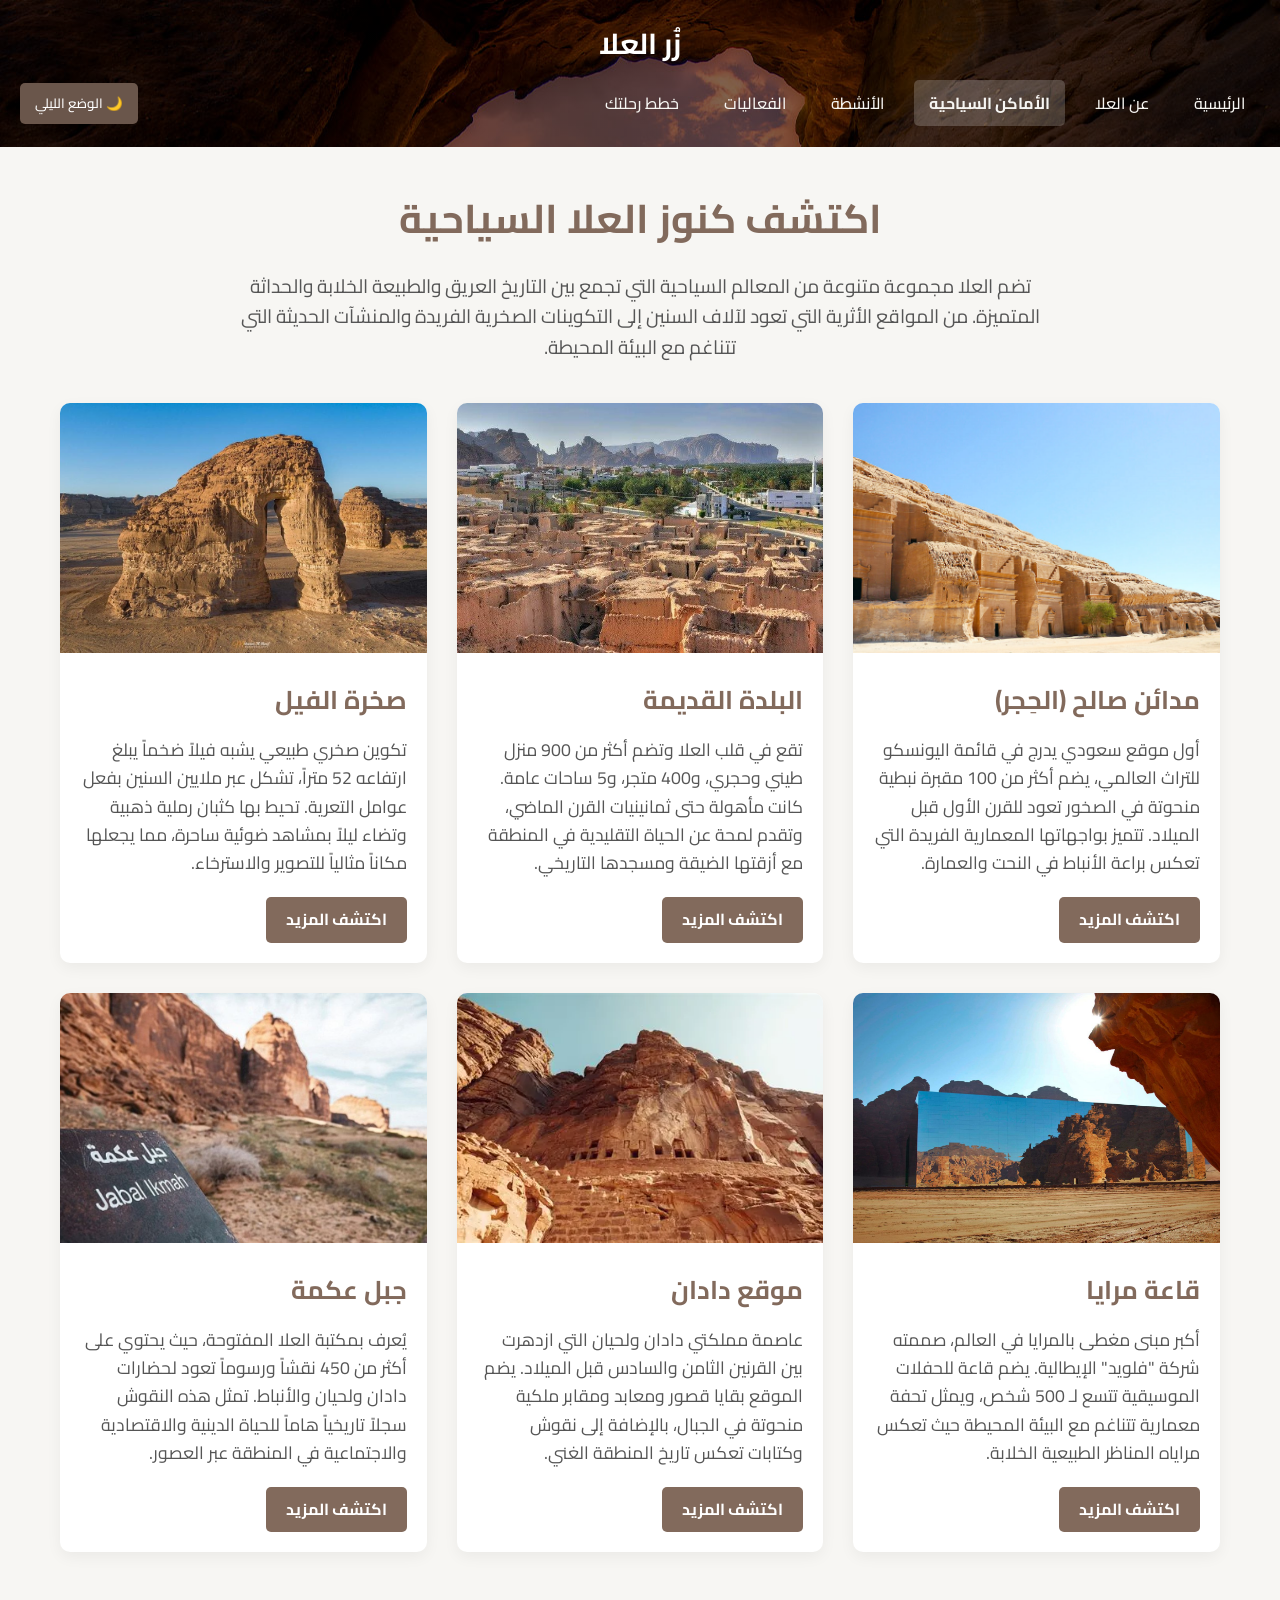
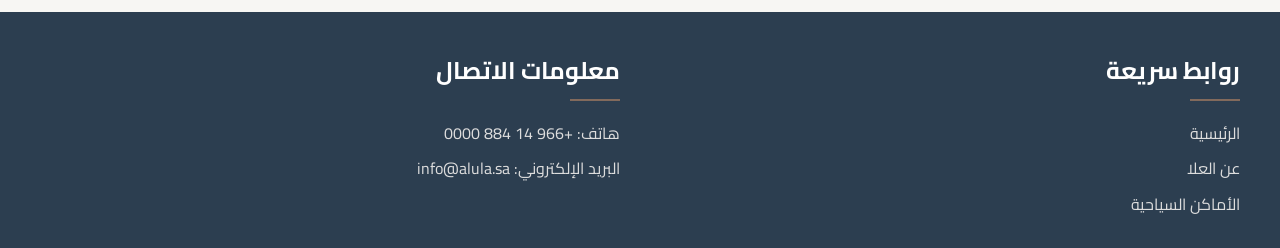
<file: places.html>
<!DOCTYPE html>
<html lang="ar" dir="rtl">
<head>
    <meta charset="UTF-8">
    <meta name="viewport" content="width=device-width, initial-scale=1.0">
    <title>الأماكن السياحية</title>
    <link rel="stylesheet" href="style.css">
    <script src="script.js" defer></script>
</head>
<body>
    <header>
        <h1>زُر العلا</h1>
        <nav>
            <ul>
                <li><a href="index.html">الرئيسية</a></li>
                <li><a href="about.html">عن العلا</a></li>
                <li><a href="places.html" class="active">الأماكن السياحية</a></li>
                <li><a href="activities.html">الأنشطة</a></li>
                <li><a href="events.html">الفعاليات</a></li>
                <li><a href="plan.html">خطط رحلتك</a></li>
            </ul>
        </nav>
        <button id="toggleDarkMode">🌙 الوضع الليلي</button>
    </header>

    <section class="places-intro">
        <h2>اكتشف كنوز العلا السياحية</h2>
        <p>تضم العلا مجموعة متنوعة من المعالم السياحية التي تجمع بين التاريخ العريق والطبيعة الخلابة والحداثة المتميزة. من المواقع الأثرية التي تعود لآلاف السنين إلى التكوينات الصخرية الفريدة والمنشآت الحديثة التي تتناغم مع البيئة المحيطة.</p>
    </section>

    <section class="places-grid">
        <div class="place-card">
            <img src="assets/images/hegra.jpg" alt="مدائن صالح">
            <div class="place-info">
                <h3>مدائن صالح (الحِجر)</h3>
                <p>أول موقع سعودي يدرج في قائمة اليونسكو للتراث العالمي، يضم أكثر من 100 مقبرة نبطية منحوتة في الصخور تعود للقرن الأول قبل الميلاد. تتميز بواجهاتها المعمارية الفريدة التي تعكس براعة الأنباط في النحت والعمارة.</p>
                <a href="index.html#place1" class="place-btn">اكتشف المزيد</a>
            </div>
        </div>

        <div class="place-card">
            <img src="assets/images/old-town.jpg" alt="البلدة القديمة">
            <div class="place-info">
                <h3>البلدة القديمة</h3>
                <p>تقع في قلب العلا وتضم أكثر من 900 منزل طيني وحجري، و400 متجر، و5 ساحات عامة. كانت مأهولة حتى ثمانينيات القرن الماضي، وتقدم لمحة عن الحياة التقليدية في المنطقة مع أزقتها الضيقة ومسجدها التاريخي.</p>
                <a href="index.html#place2" class="place-btn">اكتشف المزيد</a>
            </div>
        </div>

        <div class="place-card">
            <img src="assets/images/elephant-rock.jpg" alt="صخرة الفيل">
            <div class="place-info">
                <h3>صخرة الفيل</h3>
                <p>تكوين صخري طبيعي يشبه فيلاً ضخماً يبلغ ارتفاعه 52 متراً، تشكل عبر ملايين السنين بفعل عوامل التعرية. تحيط بها كثبان رملية ذهبية وتضاء ليلاً بمشاهد ضوئية ساحرة، مما يجعلها مكاناً مثالياً للتصوير والاسترخاء.</p>
                <a href="index.html#place3" class="place-btn">اكتشف المزيد</a>
            </div>
        </div>

        <div class="place-card">
            <img src="assets/images/maraya.jpg" alt="قاعة مرايا">
            <div class="place-info">
                <h3>قاعة مرايا</h3>
                <p>أكبر مبنى مغطى بالمرايا في العالم، صممته شركة "فلويد" الإيطالية. يضم قاعة للحفلات الموسيقية تتسع لـ 500 شخص، ويمثل تحفة معمارية تتناغم مع البيئة المحيطة حيث تعكس مراياه المناظر الطبيعية الخلابة.</p>
                <a href="index.html#place4" class="place-btn">اكتشف المزيد</a>
            </div>
        </div>

        <div class="place-card">
            <img src="assets/images/dadan.webp" alt="مملكة دادان">
            <div class="place-info">
                <h3>موقع دادان</h3>
                <p>عاصمة مملكتي دادان ولحيان التي ازدهرت بين القرنين الثامن والسادس قبل الميلاد. يضم الموقع بقايا قصور ومعابد ومقابر ملكية منحوتة في الجبال، بالإضافة إلى نقوش وكتابات تعكس تاريخ المنطقة الغني.</p>
                <a href="index.html#place5" class="place-btn">اكتشف المزيد</a>
            </div>
        </div>

        <div class="place-card">
            <img src="assets/images/ikhmah.jpg" alt="جبل عكمة">
            <div class="place-info">
                <h3>جبل عكمة</h3>
                <p>يُعرف بمكتبة العلا المفتوحة، حيث يحتوي على أكثر من 450 نقشاً ورسوماً تعود لحضارات دادان ولحيان والأنباط. تمثل هذه النقوش سجلاً تاريخياً هاماً للحياة الدينية والاقتصادية والاجتماعية في المنطقة عبر العصور.</p>
                <a href="index.html#place6" class="place-btn">اكتشف المزيد</a>
            </div>
        </div>
    </section>

    <footer>
        <div class="footer-content">
            <div class="footer-section">
                <h3>روابط سريعة</h3>
                <ul>
                    <li><a href="index.html">الرئيسية</a></li>
                    <li><a href="about.html">عن العلا</a></li>
                    <li><a href="places.html">الأماكن السياحية</a></li>
                </ul>
            </div>
            <div class="footer-section">
                <h3>معلومات الاتصال</h3>
                <p>هاتف: +966 14 884 0000</p>
                <p>البريد الإلكتروني: info@alula.sa</p>
            </div>
            <!-- <div class="footer-section">
                <h3>تابعنا</h3>
                <div class="social-icons">
                    <a href="#"><span>ف</span></a>
                    <a href="#"><span>ت</span></a>
                    <a href="#"><span>ي</span></a>
                </div>
            </div> -->
        </div>
        <!-- <div class="copyright">
            <p>© 2023 نظام الموقع الإلكتروني للعلا. جميع الحقوق محفوظة.</p>
        </div> -->
    </footer>
</body>
</html>
</file>
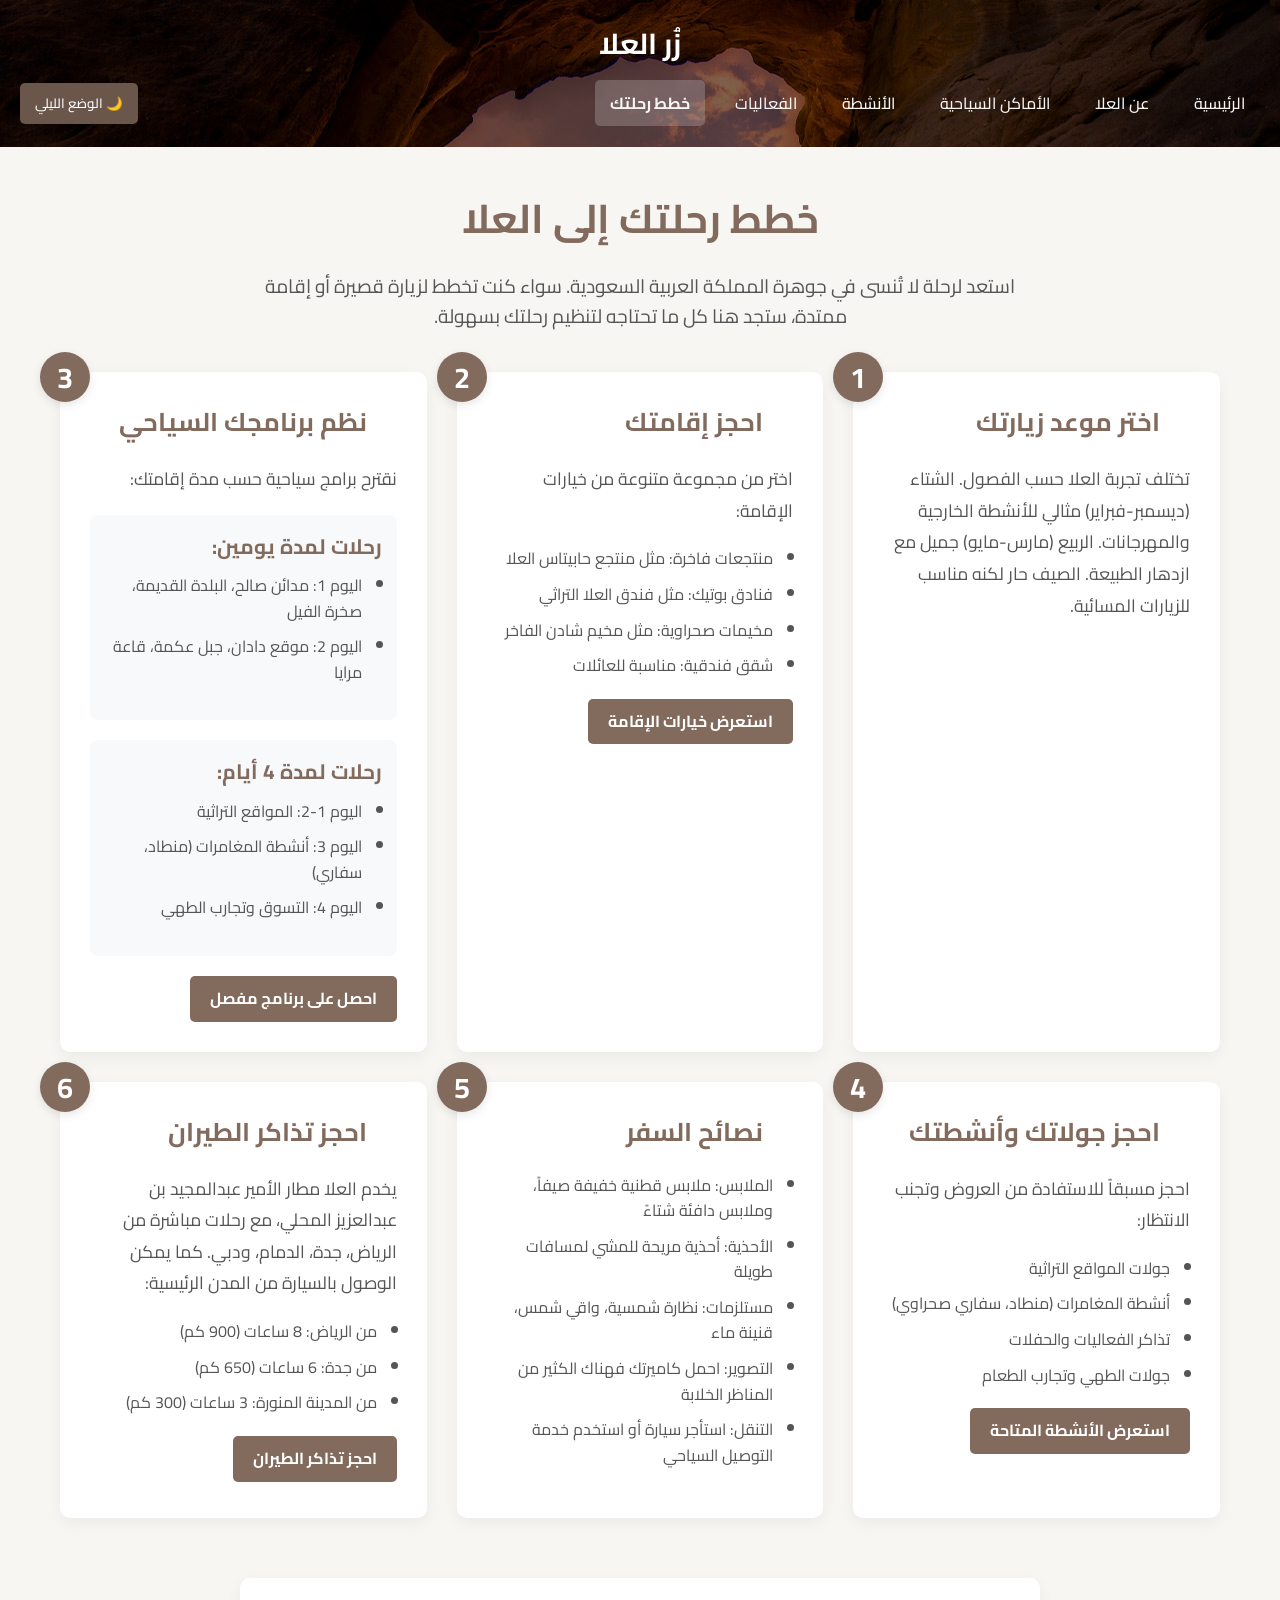
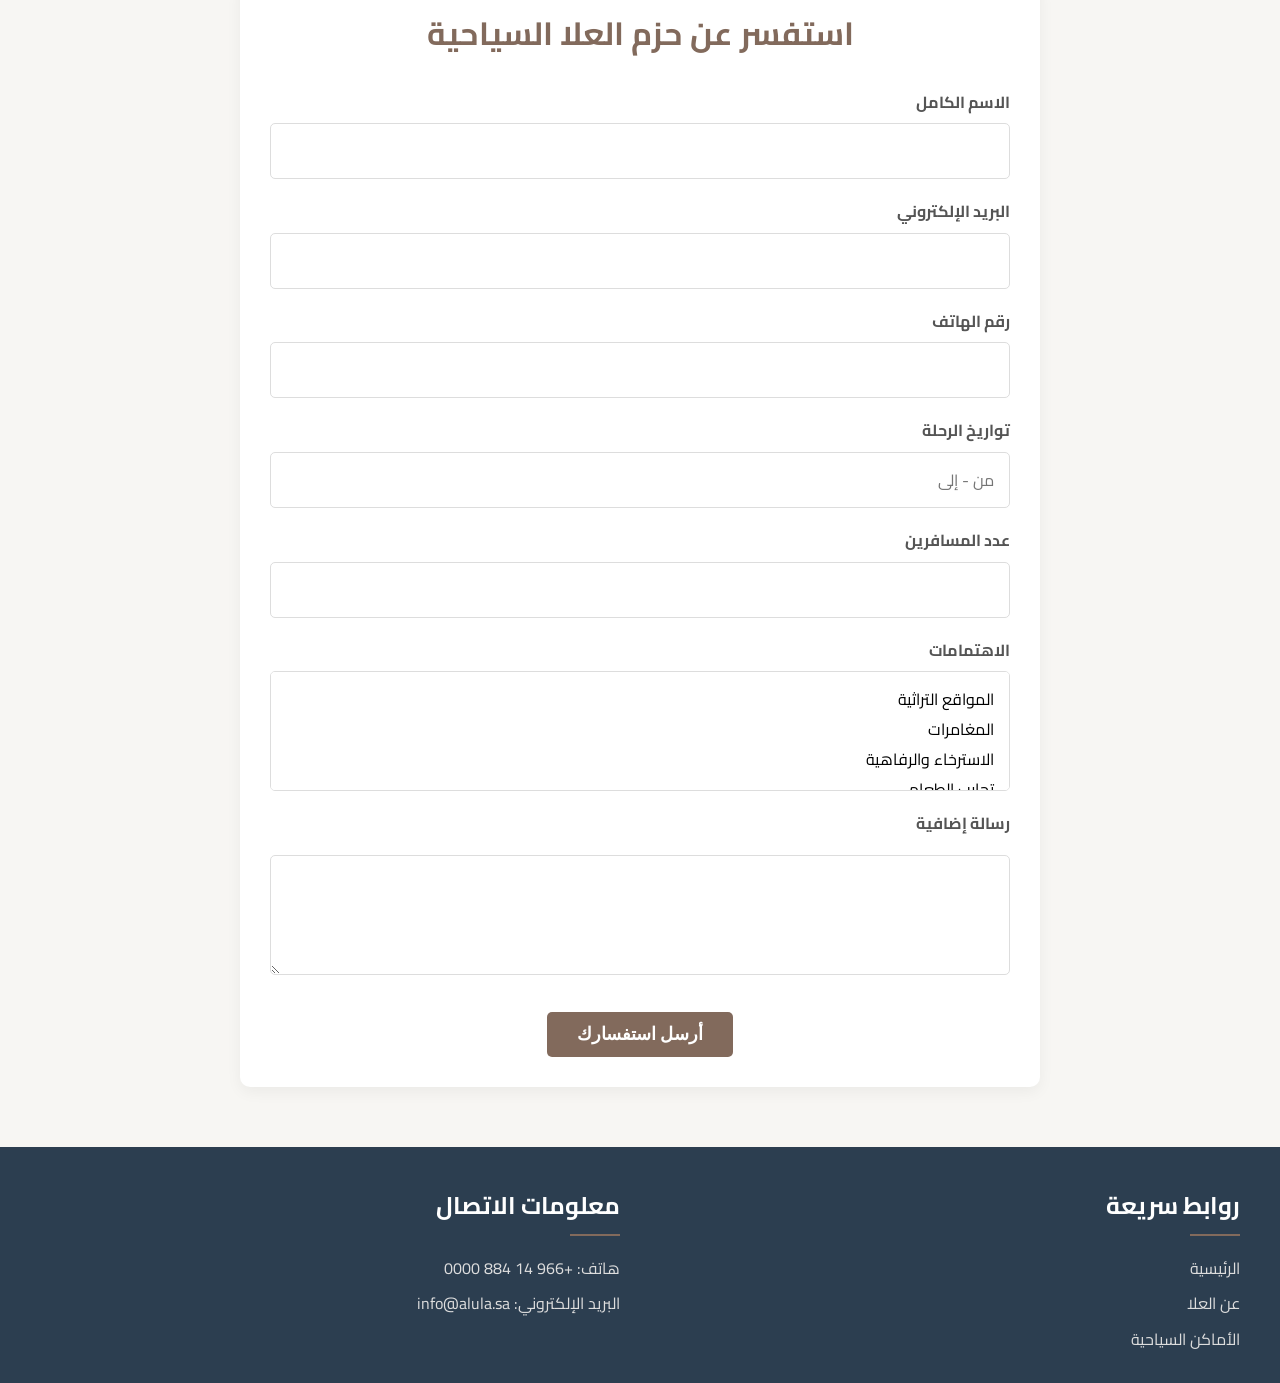
<file: plan.html>
<!DOCTYPE html>
<html lang="ar" dir="rtl">
<head>
    <meta charset="UTF-8">
    <meta name="viewport" content="width=device-width, initial-scale=1.0">
    <title>خطط رحلتك</title>
    <link rel="stylesheet" href="style.css">
    <script src="script.js" defer></script>
</head>
<body>
    <header>
        <h1>زُر العلا</h1>
        <nav>
            <ul>
                <li><a href="index.html">الرئيسية</a></li>
                <li><a href="about.html">عن العلا</a></li>
                <li><a href="places.html">الأماكن السياحية</a></li>
                <li><a href="activities.html">الأنشطة</a></li>
                <li><a href="events.html">الفعاليات</a></li>
                <li><a href="plan.html" class="active">خطط رحلتك</a></li>
            </ul>
        </nav>
        <button id="toggleDarkMode">🌙 الوضع الليلي</button>
    </header>

    <section class="plan-intro">
        <h2>خطط رحلتك إلى العلا</h2>
        <p>استعد لرحلة لا تُنسى في جوهرة المملكة العربية السعودية. سواء كنت تخطط لزيارة قصيرة أو إقامة ممتدة، ستجد هنا كل ما تحتاجه لتنظيم رحلتك بسهولة.</p>
    </section>

    <section class="plan-steps">
        <div class="step-card">
            <div class="step-number">1</div>
            <h3>اختر موعد زيارتك</h3>
            <p>تختلف تجربة العلا حسب الفصول. الشتاء (ديسمبر-فبراير) مثالي للأنشطة الخارجية والمهرجانات. الربيع (مارس-مايو) جميل مع ازدهار الطبيعة. الصيف حار لكنه مناسب للزيارات المسائية.</p>
        </div>

        <div class="step-card">
            <div class="step-number">2</div>
            <h3>احجز إقامتك</h3>
            <p>اختر من مجموعة متنوعة من خيارات الإقامة:</p>
            <ul>
                <li>منتجعات فاخرة: مثل منتجع حابيتاس العلا</li>
                <li>فنادق بوتيك: مثل فندق العلا التراثي</li>
                <li>مخيمات صحراوية: مثل مخيم شادن الفاخر</li>
                <li>شقق فندقية: مناسبة للعائلات</li>
            </ul>
            <a href="#" class="plan-btn">استعرض خيارات الإقامة</a>
        </div>

        <div class="step-card">
            <div class="step-number">3</div>
            <h3>نظم برنامجك السياحي</h3>
            <p>نقترح برامج سياحية حسب مدة إقامتك:</p>
            
            <div class="itinerary">
                <h4>رحلات لمدة يومين:</h4>
                <ul>
                    <li>اليوم 1: مدائن صالح، البلدة القديمة، صخرة الفيل</li>
                    <li>اليوم 2: موقع دادان، جبل عكمة، قاعة مرايا</li>
                </ul>
            </div>
            
            <div class="itinerary">
                <h4>رحلات لمدة 4 أيام:</h4>
                <ul>
                    <li>اليوم 1-2: المواقع التراثية</li>
                    <li>اليوم 3: أنشطة المغامرات (منطاد، سفاري)</li>
                    <li>اليوم 4: التسوق وتجارب الطهي</li>
                </ul>
            </div>
            <a href="#" class="plan-btn">احصل على برنامج مفصل</a>
        </div>

        <div class="step-card">
            <div class="step-number">4</div>
            <h3>احجز جولاتك وأنشطتك</h3>
            <p>احجز مسبقاً للاستفادة من العروض وتجنب الانتظار:</p>
            <ul>
                <li>جولات المواقع التراثية</li>
                <li>أنشطة المغامرات (منطاد، سفاري صحراوي)</li>
                <li>تذاكر الفعاليات والحفلات</li>
                <li>جولات الطهي وتجارب الطعام</li>
            </ul>
            <a href="#" class="plan-btn">استعرض الأنشطة المتاحة</a>
        </div>

        <div class="step-card">
            <div class="step-number">5</div>
            <h3>نصائح السفر</h3>
            <ul>
                <li>الملابس: ملابس قطنية خفيفة صيفاً، وملابس دافئة شتاءً</li>
                <li>الأحذية: أحذية مريحة للمشي لمسافات طويلة</li>
                <li>مستلزمات: نظارة شمسية، واقي شمس، قنينة ماء</li>
                <li>التصوير: احمل كاميرتك فهناك الكثير من المناظر الخلابة</li>
                <li>التنقل: استأجر سيارة أو استخدم خدمة التوصيل السياحي</li>
            </ul>
        </div>

        <div class="step-card">
            <div class="step-number">6</div>
            <h3>احجز تذاكر الطيران</h3>
            <p>يخدم العلا مطار الأمير عبدالمجيد بن عبدالعزيز المحلي، مع رحلات مباشرة من الرياض، جدة، الدمام، ودبي. كما يمكن الوصول بالسيارة من المدن الرئيسية:</p>
            <ul>
                <li>من الرياض: 8 ساعات (900 كم)</li>
                <li>من جدة: 6 ساعات (650 كم)</li>
                <li>من المدينة المنورة: 3 ساعات (300 كم)</li>
            </ul>
            <a href="#" class="plan-btn">احجز تذاكر الطيران</a>
        </div>
    </section>

    <section class="booking-form">
        <h3>استفسر عن حزم العلا السياحية</h3>
        <form id="planForm">
            <div class="form-group">
                <label for="name">الاسم الكامل</label>
                <input type="text" id="name" name="name" required>
            </div>
            <div class="form-group">
                <label for="email">البريد الإلكتروني</label>
                <input type="email" id="email" name="email" required>
            </div>
            <div class="form-group">
                <label for="phone">رقم الهاتف</label>
                <input type="tel" id="phone" name="phone" required>
            </div>
            <div class="form-group">
                <label for="dates">تواريخ الرحلة</label>
                <input type="text" id="dates" name="dates" placeholder="من - إلى" required>
            </div>
            <div class="form-group">
                <label for="travelers">عدد المسافرين</label>
                <input type="number" id="travelers" name="travelers" min="1" required>
            </div>
            <div class="form-group">
                <label for="interests">الاهتمامات</label>
                <select id="interests" name="interests[]" multiple>
                    <option value="heritage">المواقع التراثية</option>
                    <option value="adventure">المغامرات</option>
                    <option value="wellness">الاسترخاء والرفاهية</option>
                    <option value="food">تجارب الطعام</option>
                    <option value="events">الفعاليات والحفلات</option>
                </select>
            </div>
            <div class="form-group">
                <label for="message">رسالة إضافية</label>
                <textarea id="message" name="message"></textarea>
            </div>
            <button type="submit">أرسل استفسارك</button>
        </form>

        <script>
document.getElementById('planForm').addEventListener('submit', e => {
    e.preventDefault();
    const fd = new FormData(e.target);
    
    fetch('api/add_inquiry.php', {method:'POST', body: fd})
        .then(response => response.json())
        .then(data => {
            if (data.success) {
                alert(data.message);
                e.target.reset();
            } else {
                alert('خطأ: ' + data.error);
            }
        })
        .catch(error => {
            console.error('Error:', error);
            alert('حدث خطأ في الإرسال. يرجى المحاولة مرة أخرى.');
        });
});
</script>
    </section>

    <footer>
        <div class="footer-content">
            <div class="footer-section">
                <h3>روابط سريعة</h3>
                <ul>
                    <li><a href="index.html">الرئيسية</a></li>
                    <li><a href="about.html">عن العلا</a></li>
                    <li><a href="places.html">الأماكن السياحية</a></li>
                </ul>
            </div>
            <div class="footer-section">
                <h3>معلومات الاتصال</h3>
                <p>هاتف: +966 14 884 0000</p>
                <p>البريد الإلكتروني: info@alula.sa</p>
            </div>
            <!-- <div class="footer-section">
                <h3>تابعنا</h3>
                <div class="social-icons">
                    <a href="#"><span>ف</span></a>
                    <a href="#"><span>ت</span></a>
                    <a href="#"><span>ي</span></a>
                </div>
            </div> -->
        </div>
        <!-- <div class="copyright">
            <p>© 2023 نظام الموقع الإلكتروني للعلا. جميع الحقوق محفوظة.</p>
        </div> -->
    </footer>
</body>
</html>
</file>
<file: style.css>
@import url('https://fonts.googleapis.com/css2?family=Cairo:wght@300;400;500;600;700&display=swap');

* {
    margin: 0;
    padding: 0;
    box-sizing: border-box;
}

body {
    font-family: 'Cairo', sans-serif;
    background-color: #f7f6f3;
    color: #333;
    line-height: 1.6;
    direction: rtl;
    text-align: right;
}

header {
    background: linear-gradient(rgba(0,0,0,0.5), rgba(0,0,0,0.5)), 
                url('assets/images/alula.jpg');
    position: relative;
    color: white;
    padding: 20px;
    display: flex;
    justify-content: space-between;
    align-items: center;
    flex-wrap: wrap;
    top: 0;
    z-index: 100;
}

header h1 {
    font-size: 1.8rem;
    margin-bottom: 15px;
    width: 100%;
    text-align: center;
}

nav ul {
    list-style-type: none;
    display: flex;
    gap: 15px;
    flex-wrap: wrap;
    justify-content: center;
    padding: 10px 0;
}

nav a {
    color: #f7f6f3;
    text-decoration: none;
    padding: 8px 15px;
    border-radius: 5px;
    transition: all 0.3s;
    font-weight: 500;
}

nav a:hover {
    background-color: rgba(255,255,255,0.1);
}

nav a.active {
    background-color: rgba(255,255,255,0.2);
    font-weight: bold;
}

#toggleDarkMode {
    background-color: #6a564b;
    border: none;
    color: white;
    padding: 8px 15px;
    border-radius: 5px;
    cursor: pointer;
    font-family: 'Cairo', sans-serif;
    font-weight: 500;
    transition: background-color 0.3s;
}

#toggleDarkMode:hover {
    background-color: #5a4a40;
}

/* Hero Section */
.hero {
    background: linear-gradient(rgba(0,0,0,0.5), rgba(0,0,0,0.5)), 
                url('assets/images/alula.jpg');
    background-size: cover;
    background-position: center;
    height: 80vh;
    display: flex;
    align-items: center;
    justify-content: center;
    color: white;
    text-align: center;
    padding: 0 20px;
}

.hero-content {
    max-width: 800px;
}

.hero h2 {
    font-size: 3rem;
    margin-bottom: 20px;
    text-shadow: 0 2px 4px rgba(0,0,0,0.5);
}

.hero p {
    font-size: 1.5rem;
    margin-bottom: 30px;
    text-shadow: 0 1px 3px rgba(0,0,0,0.5);
}

.cta-button {
    display: inline-block;
    background-color: #826a5c;
    color: white;
    padding: 12px 30px;
    border-radius: 30px;
    text-decoration: none;
    font-size: 1.2rem;
    font-weight: bold;
    transition: all 0.3s;
    border: 2px solid white;
}

.cta-button:hover {
    background-color: #6a564b;
    transform: translateY(-3px);
    box-shadow: 0 4px 8px rgba(0,0,0,0.2);
}

/* Intro Section */
.intro {
    padding: 60px 20px;
}

.container {
    max-width: 1200px;
    margin: 0 auto;
    display: flex;
    flex-wrap: wrap;
    gap: 40px;
    align-items: center;
}

.intro-image, .intro-text {
    flex: 1;
    min-width: 300px;
}

.intro-image img {
    width: 100%;
    border-radius: 10px;
    box-shadow: 0 5px 15px rgba(0,0,0,0.1);
}

.intro-text h2 {
    font-size: 2.2rem;
    color: #826a5c;
    margin-bottom: 20px;
}

.intro-text p {
    font-size: 1.1rem;
    line-height: 1.8;
    margin-bottom: 15px;
}

/* Heritage Section */
.heritage {
    padding: 60px 20px;
    max-width: 1200px;
    margin: 0 auto;
}

.heritage h2 {
    text-align: center;
    font-size: 2.5rem;
    color: #826a5c;
    margin-bottom: 40px;
    position: relative;
}

.heritage h2::after {
    content: '';
    display: block;
    width: 100px;
    height: 3px;
    background-color: #826a5c;
    margin: 15px auto;
}

.place {
    display: flex;
    gap: 30px;
    margin-bottom: 50px;
    background-color: white;
    border-radius: 10px;
    padding: 20px;
    box-shadow: 0 5px 15px rgba(0,0,0,0.05);
    align-items: center;
}

.place img {
    width: 300px;
    border-radius: 8px;
    object-fit: cover;
}

.desc {
    flex: 1;
}

.desc h3 {
    font-size: 1.8rem;
    color: #826a5c;
    margin-bottom: 15px;
}

.desc p {
    font-size: 1.1rem;
    line-height: 1.8;
    color: #555;
}

/* Reviews Section */
.reviews {
    background-color: white;
    border-radius: 10px;
    max-width: 800px;
    margin: 60px auto;
    box-shadow: 0 5px 15px rgba(0,0,0,0.05);
    padding: 30px;
}

.reviews h2 {
    text-align: center;
    font-size: 2rem;
    color: #826a5c;
    margin-bottom: 30px;
}

.reviews form {
    display: flex;
    flex-direction: column;
    gap: 20px;
}

.reviews input, .reviews select, .reviews textarea, .reviews button {
    padding: 12px 15px;
    border: 1px solid #ddd;
    border-radius: 5px;
    font-size: 1rem;
    font-family: 'Cairo', sans-serif;
}

.reviews textarea {
    height: 120px;
    resize: vertical;
}

.reviews button {
    background-color: #826a5c;
    color: white;
    cursor: pointer;
    transition: background-color 0.3s;
    border: none;
    font-weight: bold;
    font-size: 1.1rem;
}

.reviews button:hover {
    background-color: #6a564b;
}

#message {
    font-weight: bold;
    text-align: center;
    margin-top: 10px;
    font-size: 1.1rem;
}

#message.success {
    color: #28a745;
}

#message.error {
    color: #dc3545;
}

#reviewsList {
    margin-top: 30px;
}

.review-item {
    background-color: #f8f9fa;
    padding: 20px;
    border-radius: 8px;
    margin-bottom: 20px;
    box-shadow: 0 2px 8px rgba(0,0,0,0.05);
}

.review-header {
    display: flex;
    justify-content: space-between;
    align-items: center;
    margin-bottom: 10px;
}

.review-header strong {
    font-size: 1.2rem;
}

.stars {
    color: #ffc107;
    font-size: 1.2rem;
}

.review-content {
    font-size: 1.1rem;
    line-height: 1.6;
}

/* Footer */
footer {
    background-color: #2c3e50;
    color: white;
    padding: 40px 20px 20px;
    margin-top: 60px;
}

.footer-content {
    max-width: 1200px;
    margin: 0 auto;
    display: flex;
    flex-wrap: wrap;
    gap: 40px;
    justify-content: space-between;
}

.footer-section {
    flex: 1;
    min-width: 250px;
}

.footer-section h3 {
    font-size: 1.5rem;
    margin-bottom: 20px;
    position: relative;
    padding-bottom: 10px;
}

.footer-section h3::after {
    content: '';
    position: absolute;
    bottom: 0;
    right: 0;
    width: 50px;
    height: 2px;
    background-color: #826a5c;
}

.footer-section ul {
    list-style: none;
}

.footer-section ul li {
    margin-bottom: 10px;
}

.footer-section ul li a {
    color: #ddd;
    text-decoration: none;
    transition: color 0.3s;
}

.footer-section ul li a:hover {
    color: #826a5c;
}

.footer-section p {
    margin-bottom: 10px;
    color: #ddd;
}

.social-icons {
    display: flex;
    gap: 15px;
}

.social-icons a {
    display: inline-block;
    width: 40px;
    height: 40px;
    background-color: #826a5c;
    border-radius: 50%;
    text-align: center;
    line-height: 40px;
    color: white;
    transition: background-color 0.3s;
}

.social-icons a:hover {
    background-color: #6a564b;
    transform: translateY(-3px);
}

.copyright {
    text-align: center;
    padding-top: 20px;
    margin-top: 30px;
    border-top: 1px solid #444;
    color: #aaa;
    font-size: 0.9rem;
}

/* About Page Styles */
.about-section {
    max-width: 1200px;
    margin: 40px auto;
    padding: 0 20px;
}

.about-header {
    text-align: center;
    margin-bottom: 40px;
}

.about-header h2 {
    font-size: 2.5rem;
    color: #826a5c;
    margin-bottom: 10px;
}

.about-header p {
    font-size: 1.2rem;
    color: #555;
}

.about-content {
    display: flex;
    flex-wrap: wrap;
    gap: 40px;
    margin-top: 30px;
}

.about-image {
    flex: 1;
    min-width: 300px;
}

.about-image img {
    width: 100%;
    border-radius: 10px;
    box-shadow: 0 5px 15px rgba(0,0,0,0.1);
}

.about-text {
    flex: 1;
    min-width: 300px;
}

.about-text h3 {
    font-size: 1.8rem;
    color: #826a5c;
    margin-bottom: 20px;
    position: relative;
    padding-bottom: 10px;
}

.about-text h3::after {
    content: '';
    position: absolute;
    bottom: 0;
    right: 0;
    width: 50px;
    height: 3px;
    background-color: #826a5c;
}

.about-text p {
    font-size: 1.1rem;
    line-height: 1.8;
    margin-bottom: 20px;
    color: #555;
}

.facts-grid {
    display: grid;
    grid-template-columns: repeat(auto-fit, minmax(200px, 1fr));
    gap: 20px;
    margin-top: 30px;
}

.fact-card {
    background-color: #f8f9fa;
    padding: 20px;
    border-radius: 8px;
    text-align: center;
    box-shadow: 0 3px 10px rgba(0,0,0,0.05);
    transition: transform 0.3s;
}

.fact-card:hover {
    transform: translateY(-5px);
}

.fact-card h4 {
    font-size: 1.8rem;
    color: #826a5c;
    margin-bottom: 10px;
}

.fact-card p {
    font-size: 1rem;
    color: #555;
    margin-bottom: 0;
}

/* Places Page Styles */
.places-intro {
    max-width: 1200px;
    margin: 40px auto;
    padding: 0 20px;
    text-align: center;
}

.places-intro h2 {
    font-size: 2.5rem;
    color: #826a5c;
    margin-bottom: 20px;
}

.places-intro p {
    font-size: 1.2rem;
    color: #555;
    max-width: 800px;
    margin: 0 auto;
}

.places-grid {
    max-width: 1200px;
    margin: 40px auto;
    padding: 0 20px;
    display: grid;
    grid-template-columns: repeat(auto-fit, minmax(350px, 1fr));
    gap: 30px;
}

.place-card {
    background-color: white;
    border-radius: 10px;
    overflow: hidden;
    box-shadow: 0 5px 15px rgba(0,0,0,0.05);
    transition: transform 0.3s;
}

.place-card:hover {
    transform: translateY(-10px);
}

.place-card img {
    width: 100%;
    height: 250px;
    object-fit: cover;
}

.place-info {
    padding: 20px;
}

.place-info h3 {
    font-size: 1.6rem;
    color: #826a5c;
    margin-bottom: 15px;
}

.place-info p {
    font-size: 1.1rem;
    line-height: 1.6;
    color: #555;
    margin-bottom: 20px;
}

.place-btn {
    display: inline-block;
    background-color: #826a5c;
    color: white;
    padding: 10px 20px;
    border-radius: 5px;
    text-decoration: none;
    font-weight: bold;
    transition: background-color 0.3s;
}

.place-btn:hover {
    background-color: #6a564b;
}

/* Activities Page Styles */
.activities-intro {
    max-width: 1200px;
    margin: 40px auto;
    padding: 0 20px;
    text-align: center;
}

.activities-intro h2 {
    font-size: 2.5rem;
    color: #826a5c;
    margin-bottom: 20px;
}

.activities-intro p {
    font-size: 1.2rem;
    color: #555;
    max-width: 800px;
    margin: 0 auto;
}

.activities-grid {
    max-width: 1200px;
    margin: 40px auto;
    padding: 0 20px;
    display: grid;
    grid-template-columns: repeat(auto-fit, minmax(350px, 1fr));
    gap: 30px;
}

.activity-card {
    background-color: white;
    border-radius: 10px;
    overflow: hidden;
    box-shadow: 0 5px 15px rgba(0,0,0,0.05);
    transition: transform 0.3s;
}

.activity-card:hover {
    transform: translateY(-10px);
}

.activity-card img {
    width: 100%;
    height: 250px;
    object-fit: cover;
}

.activity-info {
    padding: 20px;
}

.activity-info h3 {
    font-size: 1.6rem;
    color: #826a5c;
    margin-bottom: 15px;
}

.activity-info p {
    font-size: 1.1rem;
    line-height: 1.6;
    color: #555;
    margin-bottom: 20px;
}

.activity-details {
    display: flex;
    justify-content: space-between;
    margin-top: 15px;
    font-size: 0.9rem;
    color: #777;
    flex-wrap: wrap;
    gap: 10px;
}

.activity-details span {
    display: flex;
    align-items: center;
    gap: 5px;
}

/* Events Page Styles */
.events-intro {
    max-width: 1200px;
    margin: 40px auto;
    padding: 0 20px;
    text-align: center;
}

.events-intro h2 {
    font-size: 2.5rem;
    color: #826a5c;
    margin-bottom: 20px;
}

.events-intro p {
    font-size: 1.2rem;
    color: #555;
    max-width: 800px;
    margin: 0 auto;
}

.featured-events {
    max-width: 1200px;
    margin: 40px auto;
    padding: 0 20px;
}

.featured-events h3 {
    font-size: 2rem;
    color: #826a5c;
    margin-bottom: 30px;
    text-align: center;
}

.event-card {
    display: flex;
    flex-wrap: wrap;
    gap: 30px;
    margin-bottom: 50px;
    background-color: white;
    border-radius: 10px;
    padding: 30px;
    box-shadow: 0 5px 15px rgba(0,0,0,0.05);
}

.event-image {
    flex: 1;
    min-width: 300px;
}

.event-image img {
    width: 100%;
    border-radius: 8px;
    height: 300px;
    object-fit: cover;
}

.event-info {
    flex: 1;
    min-width: 300px;
}

.event-info h4 {
    font-size: 1.8rem;
    color: #826a5c;
    margin-bottom: 15px;
}

.event-details {
    display: flex;
    flex-direction: column;
    gap: 10px;
    margin-bottom: 20px;
    color: #555;
}

.event-details span {
    display: flex;
    align-items: center;
    gap: 8px;
}

.event-info p {
    font-size: 1.1rem;
    line-height: 1.8;
    color: #555;
    margin-bottom: 25px;
}

.event-btn {
    display: inline-block;
    background-color: #826a5c;
    color: white;
    padding: 12px 25px;
    border-radius: 5px;
    text-decoration: none;
    font-weight: bold;
    transition: background-color 0.3s;
}

.event-btn:hover {
    background-color: #6a564b;
}

.events-calendar {
    max-width: 1200px;
    margin: 60px auto;
    padding: 0 20px;
}

.events-calendar h3 {
    font-size: 2rem;
    color: #826a5c;
    margin-bottom: 30px;
    text-align: center;
}

.calendar {
    background-color: white;
    border-radius: 10px;
    padding: 25px;
    box-shadow: 0 5px 15px rgba(0,0,0,0.05);
    max-width: 800px;
    margin: 0 auto;
}

.calendar-header {
    display: flex;
    justify-content: space-between;
    align-items: center;
    margin-bottom: 20px;
}

.calendar-header button {
    background: none;
    border: none;
    font-size: 1.5rem;
    cursor: pointer;
    color: #826a5c;
    width: 40px;
    height: 40px;
    border-radius: 50%;
    transition: background-color 0.3s;
}

.calendar-header button:hover {
    background-color: #f0f0f0;
}

.calendar-header h4 {
    font-size: 1.5rem;
    color: #333;
}

.calendar-grid {
    display: grid;
    grid-template-columns: repeat(7, 1fr);
    gap: 8px;
}

.day-name {
    text-align: center;
    font-weight: bold;
    padding: 10px;
    color: #826a5c;
}

.calendar-day {
    text-align: center;
    padding: 15px 5px;
    border-radius: 8px;
    background-color: #f8f9fa;
    cursor: pointer;
    transition: background-color 0.3s;
    position: relative;
}

.calendar-day:hover {
    background-color: #e9ecef;
}

.calendar-day.has-event::after {
    content: '';
    position: absolute;
    bottom: 5px;
    left: 50%;
    transform: translateX(-50%);
    width: 6px;
    height: 6px;
    background-color: #826a5c;
    border-radius: 50%;
}

.calendar-day.empty {
    background-color: transparent;
    cursor: default;
}

/* Plan Page Styles */
.plan-intro {
    max-width: 1200px;
    margin: 40px auto;
    padding: 0 20px;
    text-align: center;
}

.plan-intro h2 {
    font-size: 2.5rem;
    color: #826a5c;
    margin-bottom: 20px;
}

.plan-intro p {
    font-size: 1.2rem;
    color: #555;
    max-width: 800px;
    margin: 0 auto;
}

.plan-steps {
    max-width: 1200px;
    margin: 40px auto;
    padding: 0 20px;
    display: grid;
    grid-template-columns: repeat(auto-fit, minmax(350px, 1fr));
    gap: 30px;
}

.step-card {
    background-color: white;
    border-radius: 10px;
    padding: 30px;
    box-shadow: 0 5px 15px rgba(0,0,0,0.05);
    position: relative;
    transition: transform 0.3s;
}

.step-card:hover {
    transform: translateY(-10px);
}

.step-number {
    position: absolute;
    top: -20px;
    left: -20px;
    background-color: #826a5c;
    color: white;
    width: 50px;
    height: 50px;
    border-radius: 50%;
    display: flex;
    align-items: center;
    justify-content: center;
    font-size: 1.8rem;
    font-weight: bold;
    box-shadow: 0 3px 10px rgba(0,0,0,0.1);
}

.step-card h3 {
    font-size: 1.6rem;
    color: #826a5c;
    margin-bottom: 20px;
    padding-right: 30px;
}

.step-card p {
    font-size: 1.1rem;
    line-height: 1.8;
    color: #555;
    margin-bottom: 20px;
}

.step-card ul {
    padding-right: 20px;
    margin-bottom: 20px;
}

.step-card ul li {
    margin-bottom: 10px;
    color: #555;
}

.plan-btn {
    display: inline-block;
    background-color: #826a5c;
    color: white;
    padding: 10px 20px;
    border-radius: 5px;
    text-decoration: none;
    font-weight: bold;
    transition: background-color 0.3s;
}

.plan-btn:hover {
    background-color: #6a564b;
}

.itinerary {
    background-color: #f8f9fa;
    padding: 15px;
    border-radius: 8px;
    margin-bottom: 20px;
}

.itinerary h4 {
    font-size: 1.3rem;
    color: #826a5c;
    margin-bottom: 10px;
}

.booking-form {
    max-width: 800px;
    margin: 60px auto;
    padding: 30px;
    background-color: white;
    border-radius: 10px;
    box-shadow: 0 5px 15px rgba(0,0,0,0.05);
}

.booking-form h3 {
    font-size: 2rem;
    color: #826a5c;
    margin-bottom: 30px;
    text-align: center;
}

.form-group {
    margin-bottom: 20px;
}

.form-group label {
    display: block;
    margin-bottom: 8px;
    font-weight: bold;
    color: #555;
}

.form-group input, 
.form-group select, 
.form-group textarea {
    width: 100%;
    padding: 12px 15px;
    border: 1px solid #ddd;
    border-radius: 5px;
    font-family: 'Cairo', sans-serif;
    font-size: 1rem;
}

.form-group textarea {
    height: 120px;
}

.form-group select[multiple] {
    height: 120px;
}

.booking-form button {
    background-color: #826a5c;
    color: white;
    border: none;
    padding: 12px 30px;
    border-radius: 5px;
    font-size: 1.1rem;
    font-weight: bold;
    cursor: pointer;
    transition: background-color 0.3s;
    display: block;
    margin: 30px auto 0;
}

.booking-form button:hover {
    background-color: #6a564b;
}

/* Calendar Styles */
.calendar {
    background-color: white;
    border-radius: 10px;
    padding: 25px;
    box-shadow: 0 5px 15px rgba(0,0,0,0.05);
    max-width: 800px;
    margin: 0 auto;
}

.calendar-header {
    display: flex;
    justify-content: space-between;
    align-items: center;
    margin-bottom: 20px;
}

.calendar-header button {
    background: none;
    border: none;
    font-size: 1.5rem;
    cursor: pointer;
    color: #826a5c;
    width: 40px;
    height: 40px;
    border-radius: 50%;
    transition: background-color 0.3s;
}

.calendar-header button:hover {
    background-color: #f0f0f0;
}

.calendar-header h4 {
    font-size: 1.5rem;
    color: #333;
}

.calendar-grid {
    display: grid;
    grid-template-columns: repeat(7, 1fr);
    gap: 8px;
}

.day-name {
    text-align: center;
    font-weight: bold;
    padding: 10px;
    color: #826a5c;
    background-color: #f8f9fa;
    border-radius: 5px;
}

.calendar-day {
    text-align: center;
    padding: 15px 5px;
    border-radius: 8px;
    background-color: #f8f9fa;
    cursor: pointer;
    transition: background-color 0.3s;
    position: relative;
    height: 50px;
    display: flex;
    align-items: center;
    justify-content: center;
}

.calendar-day:hover {
    background-color: #e9ecef;
}

.calendar-day.has-event::after {
    content: '';
    position: absolute;
    bottom: 5px;
    left: 50%;
    transform: translateX(-50%);
    width: 6px;
    height: 6px;
    background-color: #826a5c;
    border-radius: 50%;
}

.calendar-day.empty {
    background-color: transparent;
    cursor: default;
}

.event-indicator {
    position: absolute;
    bottom: 5px;
    left: 50%;
    transform: translateX(-50%);
    color: #e74c3c;
    font-size: 12px;
}

/* Dark Mode Calendar */
body.dark-mode .calendar {
    background-color: #1e1e1e;
}

body.dark-mode .calendar-header button {
    color: #d0d0d0;
}

body.dark-mode .calendar-header button:hover {
    background-color: #2a2a2a;
}

body.dark-mode .calendar-header h4 {
    color: #e0e0e0;
}

body.dark-mode .day-name {
    background-color: #2a2a2a;
    color: #d0d0d0;
}

body.dark-mode .calendar-day {
    background-color: #2a2a2a;
    color: #e0e0e0;
}

body.dark-mode .calendar-day:hover {
    background-color: #333;
}

body.dark-mode .calendar-day.has-event::after {
    background-color: #e74c3c;
}

/* Dark Mode Styles */
body.dark-mode {
    background-color: #121212;
    color: #e0e0e0;
}

body.dark-mode nav a {
    color: #e0e0e0;
}

body.dark-mode .hero {
    background-color: #1a1a1a;
}

body.dark-mode .place,
body.dark-mode .step-card,
body.dark-mode .event-card,
body.dark-mode .calendar,
body.dark-mode .booking-form,
body.dark-mode .reviews,
body.dark-mode .fact-card,
body.dark-mode .activity-card,
body.dark-mode .place-card {
    background-color: #1e1e1e;
    color: #e0e0e0;
    box-shadow: 0 5px 15px rgba(0,0,0,0.2);
}

body.dark-mode .desc p,
body.dark-mode .activity-info p,
body.dark-mode .event-info p,
body.dark-mode .step-card p,
body.dark-mode .step-card li,
body.dark-mode .form-group label,
body.dark-mode .about-text p,
body.dark-mode .places-intro p,
body.dark-mode .activities-intro p,
body.dark-mode .events-intro p,
body.dark-mode .plan-intro p {
    color: #d0d0d0;
}

body.dark-mode .review-item,
body.dark-mode .itinerary {
    background-color: #2a2a2a;
}

body.dark-mode input,
body.dark-mode select,
body.dark-mode textarea {
    background-color: #2a2a2a;
    color: #e0e0e0;
    border-color: #444;
}

body.dark-mode footer {
    background-color: #0f0f0f;
}

/* Responsive Styles */
@media (max-width: 768px) {
    header {
        flex-direction: column;
    }
    
    nav ul {
        flex-direction: column;
        align-items: center;
    }
    
    .hero h2 {
        font-size: 2.5rem;
    }
    
    .hero p {
        font-size: 1.2rem;
    }
    
    .place {
        flex-direction: column;
    }
    
    .place img {
        width: 100%;
    }
    
    .event-card {
        flex-direction: column;
    }
}

@media (max-width: 480px) {
    .hero {
        height: 60vh;
    }
    
    .hero h2 {
        font-size: 2rem;
    }
    
    .hero p {
        font-size: 1rem;
    }
    
    .places-grid,
    .activities-grid,
    .plan-steps {
        grid-template-columns: 1fr;
    }
    
    .footer-section {
        flex: 100%;
    }
}
</file>
